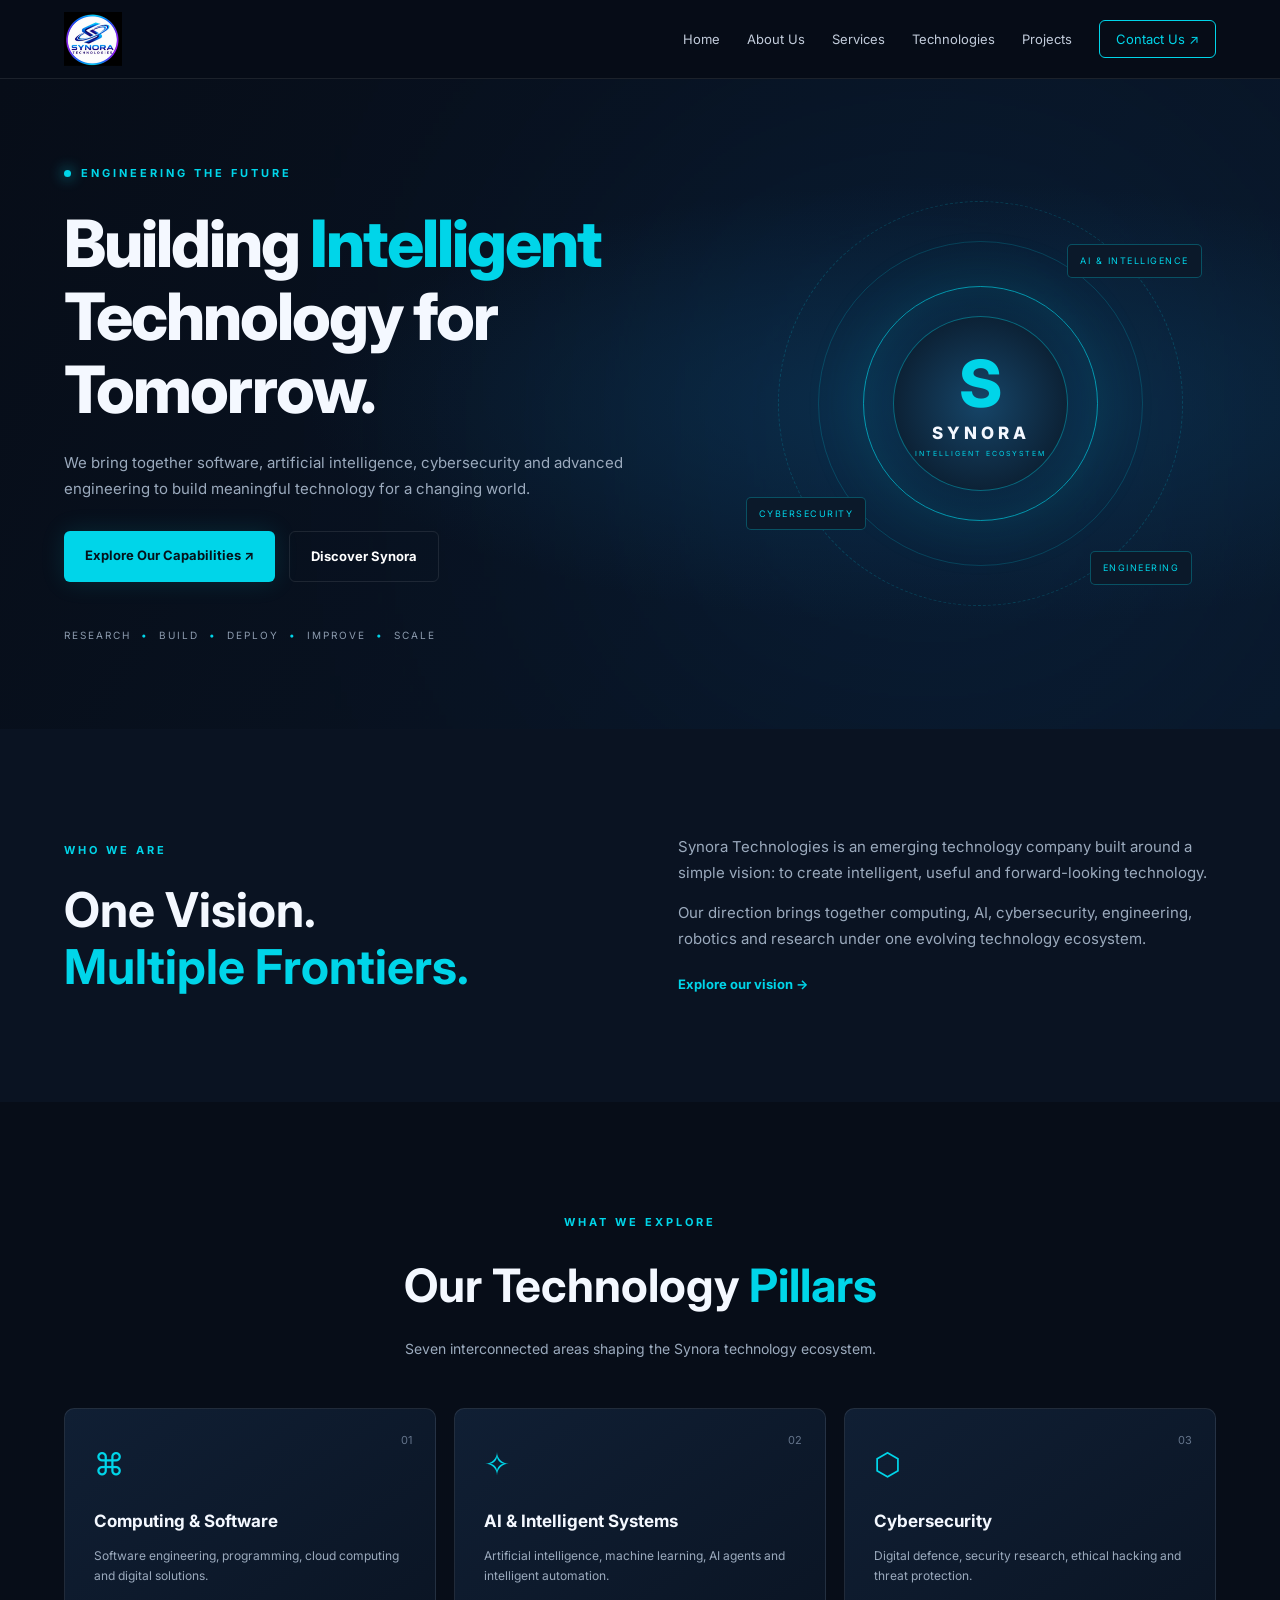
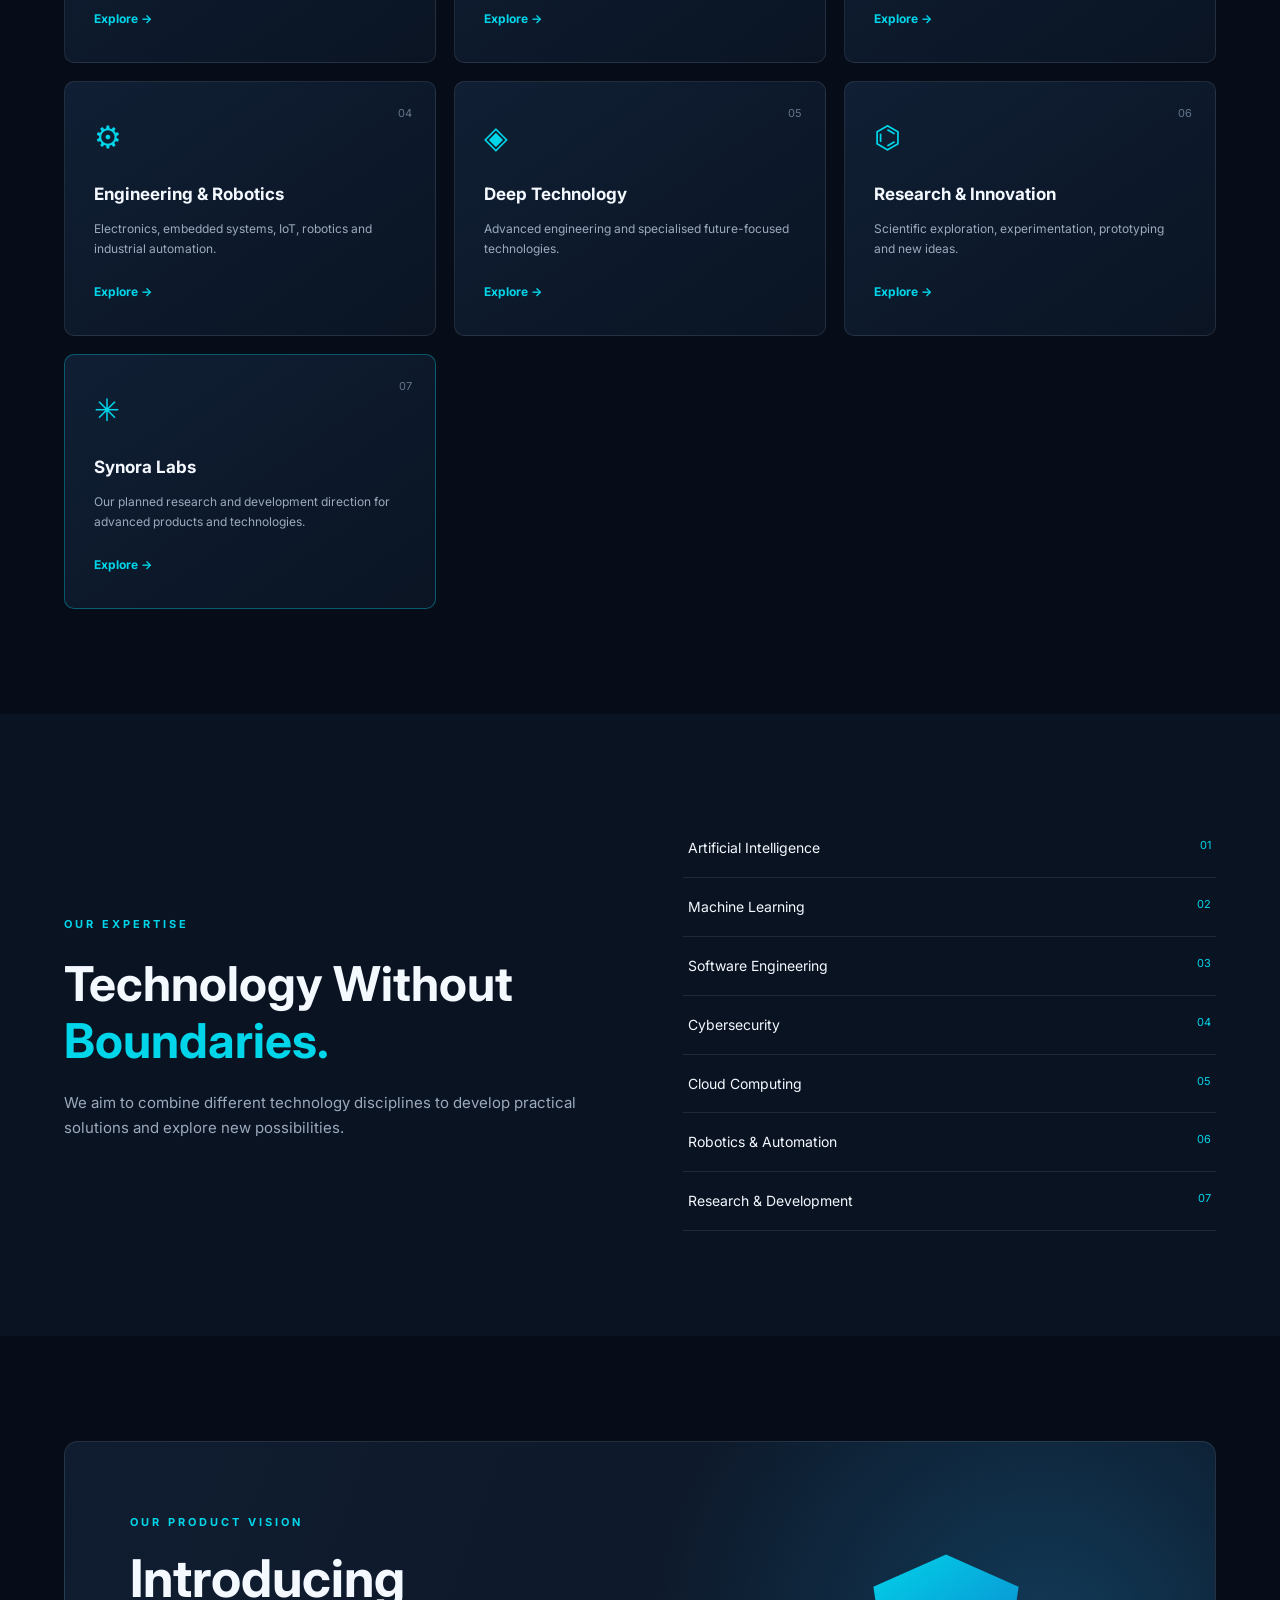
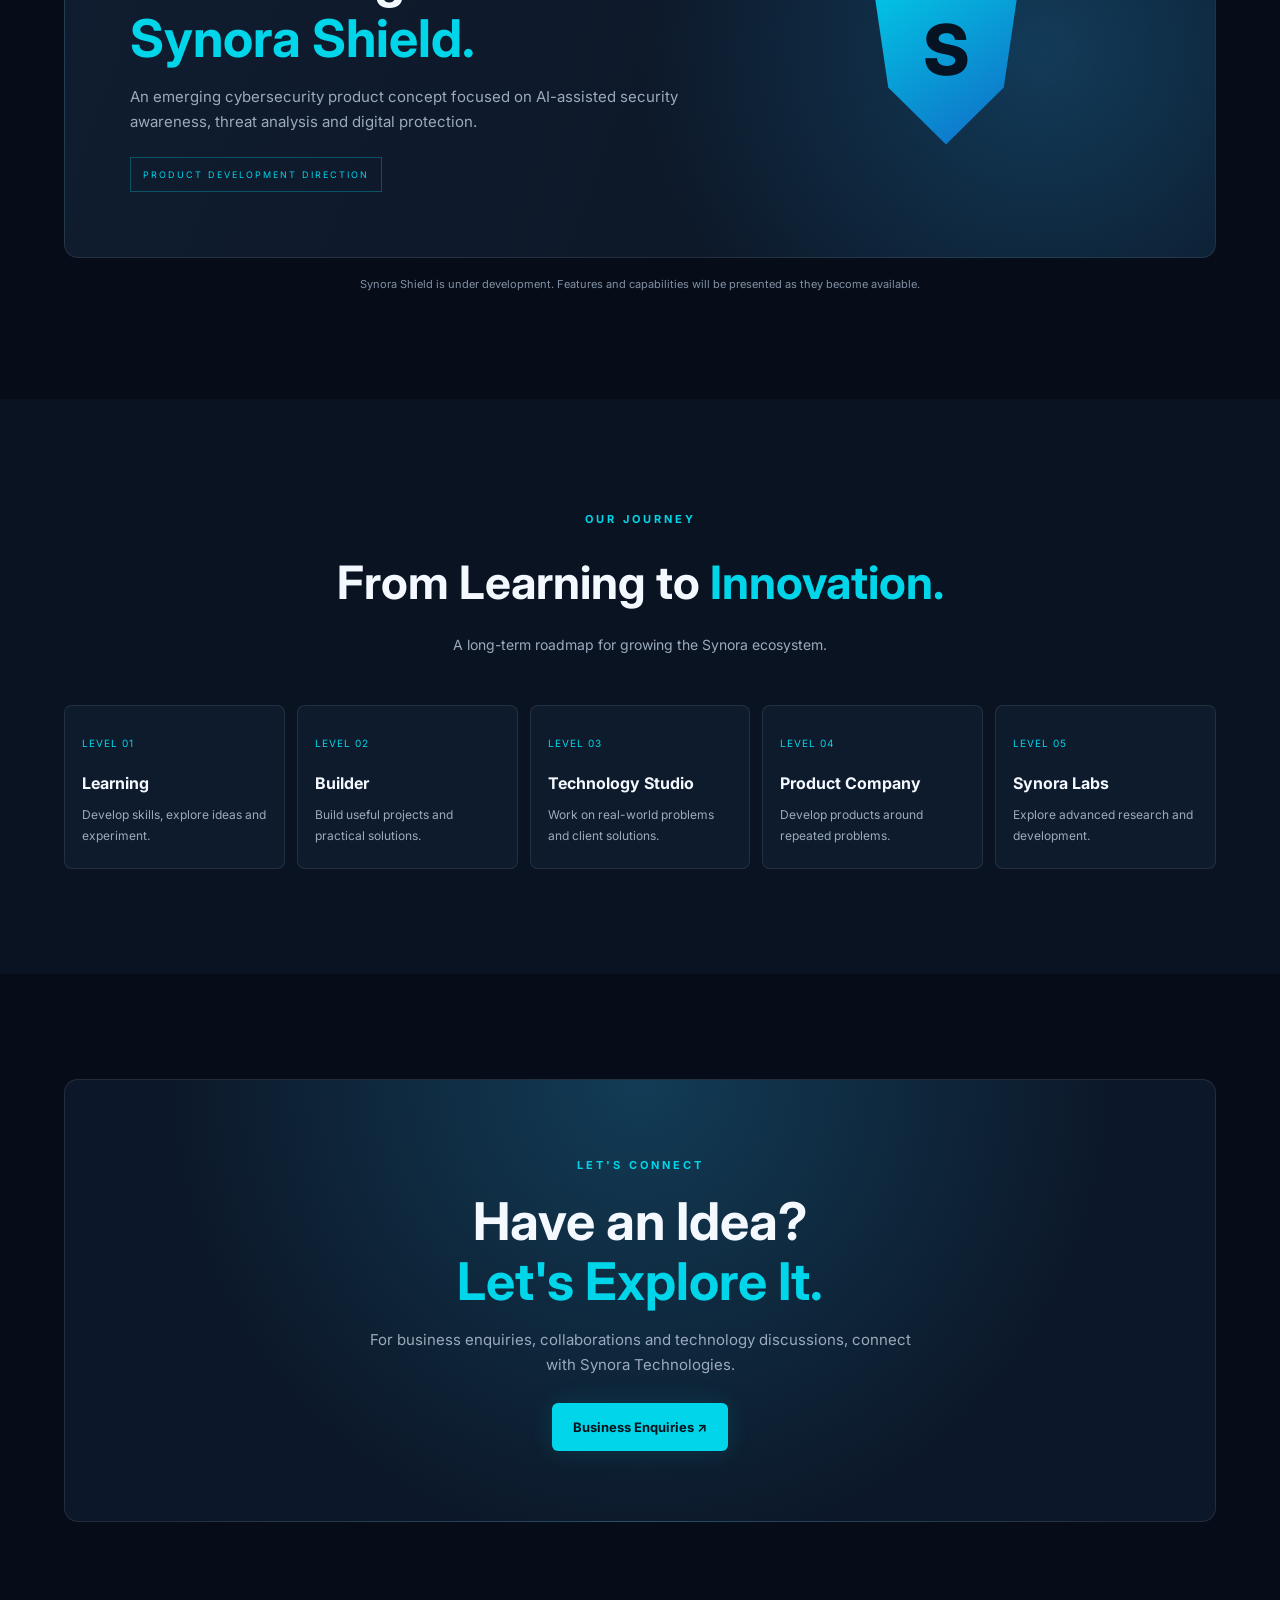
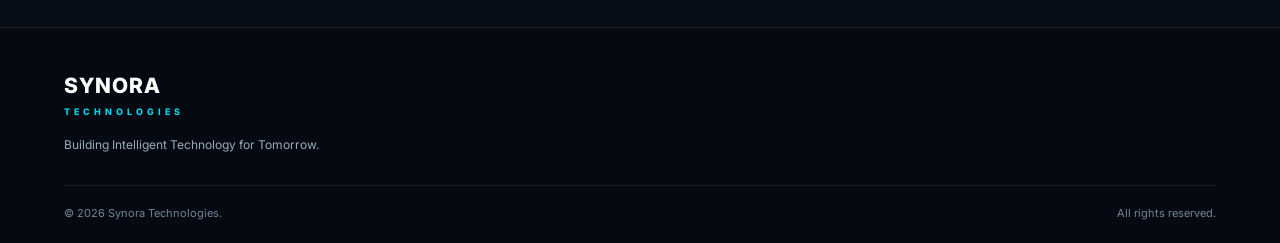
<file: index.html>
<!DOCTYPE html>
<html lang="en">
<head>
    <meta charset="UTF-8">
    <meta name="viewport" content="width=device-width, initial-scale=1.0">

    <title>Synora Technologies | AI, Software & Cybersecurity</title>

    <meta name="description"
        content="Discover Synora Technologies, an emerging technology company exploring software engineering, artificial intelligence, cybersecurity, robotics and advanced technology.">

    <meta name="robots" content="index, follow">
    <meta name="theme-color" content="#07111f">

    <!-- Open Graph: Social Media Sharing -->
    <meta property="og:type" content="website">
    <meta property="og:site_name" content="Synora Technologies">
    <meta property="og:title" content="Synora Technologies | Building Intelligent Technology">
    <meta property="og:description"
        content="Explore Synora Technologies and its evolving ecosystem across AI, software, cybersecurity, engineering and innovation.">

    <!-- Twitter / X Sharing -->
    <meta name="twitter:card" content="summary">
    <meta name="twitter:title" content="Synora Technologies">
    <meta name="twitter:description"
        content="Building Intelligent Technology for Tomorrow.">

    <!-- Google Fonts -->
    <link rel="preconnect" href="https://fonts.googleapis.com">
    <link rel="preconnect" href="https://fonts.gstatic.com" crossorigin>

    <link href="https://fonts.googleapis.com/css2?family=Inter:wght@400;500;600;700;800&display=swap"
        rel="stylesheet">

    <!-- Main CSS -->
    <link rel="stylesheet" href="style.css">
</head>

<body>

    <!-- NAVIGATION -->
    <header class="header">
        <nav class="navbar container">

            <a href="index.html" class="logo">
                <img src="synora.jpeg" alt="Synora Technologies Logo">
            </a>

            <button class="menu-toggle" id="menuToggle"
                aria-label="Toggle navigation" aria-expanded="false">
                ☰
            </button>

            <ul class="nav-links" id="navLinks">
                <li><a href="#home">Home</a></li>
                <li><a href="about.html">About Us</a></li>
                <li><a href="services.html">Services</a></li>
                <li><a href="#technologies">Technologies</a></li>
                <li><a href="projects.html">Projects</a></li>
                <li><a href="contact.html" class="nav-contact">Contact Us ↗</a></li>
            </ul>

        </nav>
    </header>


    <!-- HERO SECTION -->
    <main>

    <section class="hero" id="home">
        <div class="hero-glow"></div>

        <div class="container hero-content">

            <div class="hero-text">

                <div class="eyebrow">
                    <span class="status-dot"></span>
                    ENGINEERING THE FUTURE
                </div>

                <h1>
                    Building <span>Intelligent</span>
                    Technology for Tomorrow.
                </h1>

                <p>
                    We bring together software, artificial intelligence,
                    cybersecurity and advanced engineering to build
                    meaningful technology for a changing world.
                </p>

                <div class="hero-buttons">
                    <a href="#services" class="btn btn-primary">
                        Explore Our Capabilities ↗
                    </a>

                    <a href="#about" class="btn btn-outline">
                        Discover Synora
                    </a>
                </div>

                <div class="hero-note">
                    RESEARCH <span>•</span> BUILD <span>•</span>
                    DEPLOY <span>•</span> IMPROVE <span>•</span> SCALE
                </div>

            </div>

            <div class="hero-visual">
                <div class="orbit orbit-one"></div>
                <div class="orbit orbit-two"></div>

                <div class="core-circle">
                    <div class="core-inner">
                        <span class="core-symbol">S</span>
                        <span class="core-name">SYNORA</span>
                        <span class="core-caption">INTELLIGENT ECOSYSTEM</span>
                    </div>
                </div>

                <div class="floating-label label-one">AI & INTELLIGENCE</div>
                <div class="floating-label label-two">CYBERSECURITY</div>
                <div class="floating-label label-three">ENGINEERING</div>
            </div>

        </div>
    </section>


    <!-- COMPANY INTRODUCTION -->
    <section class="intro section" id="about">
        <div class="container intro-grid">

            <div>
                <span class="section-label">WHO WE ARE</span>
                <h2>One Vision.<br>
                    <span>Multiple Frontiers.</span>
                </h2>
            </div>

            <div class="intro-description">
                <p>
                    Synora Technologies is an emerging technology company
                    built around a simple vision: to create intelligent,
                    useful and forward-looking technology.
                </p>

                <p>
                    Our direction brings together computing, AI,
                    cybersecurity, engineering, robotics and research
                    under one evolving technology ecosystem.
                </p>

                <a href="#roadmap" class="text-link">
                    Explore our vision →
                </a>
            </div>

        </div>
    </section>


    <!-- SERVICES / TECHNOLOGY PILLARS -->
    <section class="services section" id="services">
        <div class="container">

            <div class="section-heading">
                <span class="section-label">WHAT WE EXPLORE</span>
                <h2>Our Technology <span>Pillars</span></h2>
                <p>
                    Seven interconnected areas shaping the Synora
                    technology ecosystem.
                </p>
            </div>

            <div class="service-grid">

                <article class="service-card">
                    <div class="card-number">01</div>
                    <div class="card-icon">⌘</div>
                    <h3>Computing & Software</h3>
                    <p>
                        Software engineering, programming,
                        cloud computing and digital solutions.
                    </p>
                    <a href="#technologies">Explore →</a>
                </article>

                <article class="service-card">
                    <div class="card-number">02</div>
                    <div class="card-icon">✧</div>
                    <h3>AI & Intelligent Systems</h3>
                    <p>
                        Artificial intelligence, machine learning,
                        AI agents and intelligent automation.
                    </p>
                    <a href="#technologies">Explore →</a>
                </article>

                <article class="service-card">
                    <div class="card-number">03</div>
                    <div class="card-icon">⬡</div>
                    <h3>Cybersecurity</h3>
                    <p>
                        Digital defence, security research,
                        ethical hacking and threat protection.
                    </p>
                    <a href="#technologies">Explore →</a>
                </article>

                <article class="service-card">
                    <div class="card-number">04</div>
                    <div class="card-icon">⚙</div>
                    <h3>Engineering & Robotics</h3>
                    <p>
                        Electronics, embedded systems, IoT,
                        robotics and industrial automation.
                    </p>
                    <a href="#technologies">Explore →</a>
                </article>

                <article class="service-card">
                    <div class="card-number">05</div>
                    <div class="card-icon">◈</div>
                    <h3>Deep Technology</h3>
                    <p>
                        Advanced engineering and specialised
                        future-focused technologies.
                    </p>
                    <a href="#technologies">Explore →</a>
                </article>

                <article class="service-card">
                    <div class="card-number">06</div>
                    <div class="card-icon">⌬</div>
                    <h3>Research & Innovation</h3>
                    <p>
                        Scientific exploration, experimentation,
                        prototyping and new ideas.
                    </p>
                    <a href="#projects">Explore →</a>
                </article>

                <article class="service-card featured-card">
                    <div class="card-number">07</div>
                    <div class="card-icon">✳</div>
                    <h3>Synora Labs</h3>
                    <p>
                        Our planned research and development
                        direction for advanced products and technologies.
                    </p>
                    <a href="#roadmap">Explore →</a>
                </article>

            </div>
        </div>
    </section>


    <!-- TECHNOLOGIES -->
    <section class="technologies section" id="technologies">
        <div class="container tech-grid">

            <div>
                <span class="section-label">OUR EXPERTISE</span>
                <h2>Technology Without <span>Boundaries.</span></h2>
                <p class="tech-description">
                    We aim to combine different technology disciplines
                    to develop practical solutions and explore new
                    possibilities.
                </p>
            </div>

            <div class="tech-list">
                <div>Artificial Intelligence <span>01</span></div>
                <div>Machine Learning <span>02</span></div>
                <div>Software Engineering <span>03</span></div>
                <div>Cybersecurity <span>04</span></div>
                <div>Cloud Computing <span>05</span></div>
                <div>Robotics & Automation <span>06</span></div>
                <div>Research & Development <span>07</span></div>
            </div>

        </div>
    </section>


    <!-- FEATURED PROJECT -->
    <section class="project section" id="projects">
        <div class="container">

            <div class="project-panel">
                <div class="project-content">
                    <span class="section-label">OUR PRODUCT VISION</span>

                    <h2>Introducing<br>
                        <span>Synora Shield.</span>
                    </h2>

                    <p>
                        An emerging cybersecurity product concept
                        focused on AI-assisted security awareness,
                        threat analysis and digital protection.
                    </p>

                    <span class="project-status">
                        PRODUCT DEVELOPMENT DIRECTION
                    </span>
                </div>

                <div class="shield-visual">
                    <div class="shield-shape">S</div>
                </div>
            </div>

            <p class="project-disclaimer">
                Synora Shield is under development. Features and
                capabilities will be presented as they become available.
            </p>

        </div>
    </section>


    <!-- ROADMAP -->
    <section class="roadmap section" id="roadmap">
        <div class="container">

            <div class="section-heading">
                <span class="section-label">OUR JOURNEY</span>
                <h2>From Learning to <span>Innovation.</span></h2>
                <p>
                    A long-term roadmap for growing the Synora ecosystem.
                </p>
            </div>

            <div class="roadmap-grid">

                <div class="roadmap-card">
                    <span>LEVEL 01</span>
                    <h3>Learning</h3>
                    <p>Develop skills, explore ideas and experiment.</p>
                </div>

                <div class="roadmap-card">
                    <span>LEVEL 02</span>
                    <h3>Builder</h3>
                    <p>Build useful projects and practical solutions.</p>
                </div>

                <div class="roadmap-card">
                    <span>LEVEL 03</span>
                    <h3>Technology Studio</h3>
                    <p>Work on real-world problems and client solutions.</p>
                </div>

                <div class="roadmap-card">
                    <span>LEVEL 04</span>
                    <h3>Product Company</h3>
                    <p>Develop products around repeated problems.</p>
                </div>

                <div class="roadmap-card">
                    <span>LEVEL 05</span>
                    <h3>Synora Labs</h3>
                    <p>Explore advanced research and development.</p>
                </div>

            </div>
        </div>
    </section>


    <!-- CONTACT CTA -->
    <section class="contact section" id="contact">
        <div class="container contact-panel">

            <span class="section-label">LET'S CONNECT</span>

            <h2>Have an Idea?<br>
                <span>Let's Explore It.</span>
            </h2>

            <p>
                For business enquiries, collaborations and
                technology discussions, connect with Synora Technologies.
            </p>

            <a href="mailto:synoratechnologies1@gmail.com"
                class="btn btn-primary">
                Business Enquiries ↗
            </a>

        </div>
    </section>

    </main>


    <!-- FOOTER -->
    <footer class="footer">
        <div class="container footer-content">

            <a href="#home" class="logo">
                SYNORA<span>TECHNOLOGIES</span>
            </a>

            <p>Building Intelligent Technology for Tomorrow.</p>

            <div class="footer-bottom">
                <span>© <span id="year"></span> Synora Technologies.</span>
                <span>All rights reserved.</span>
            </div>

        </div>
    </footer>

    <!-- Main JavaScript -->
    <script src="script.js"></script>

</body>
</html>
</file>
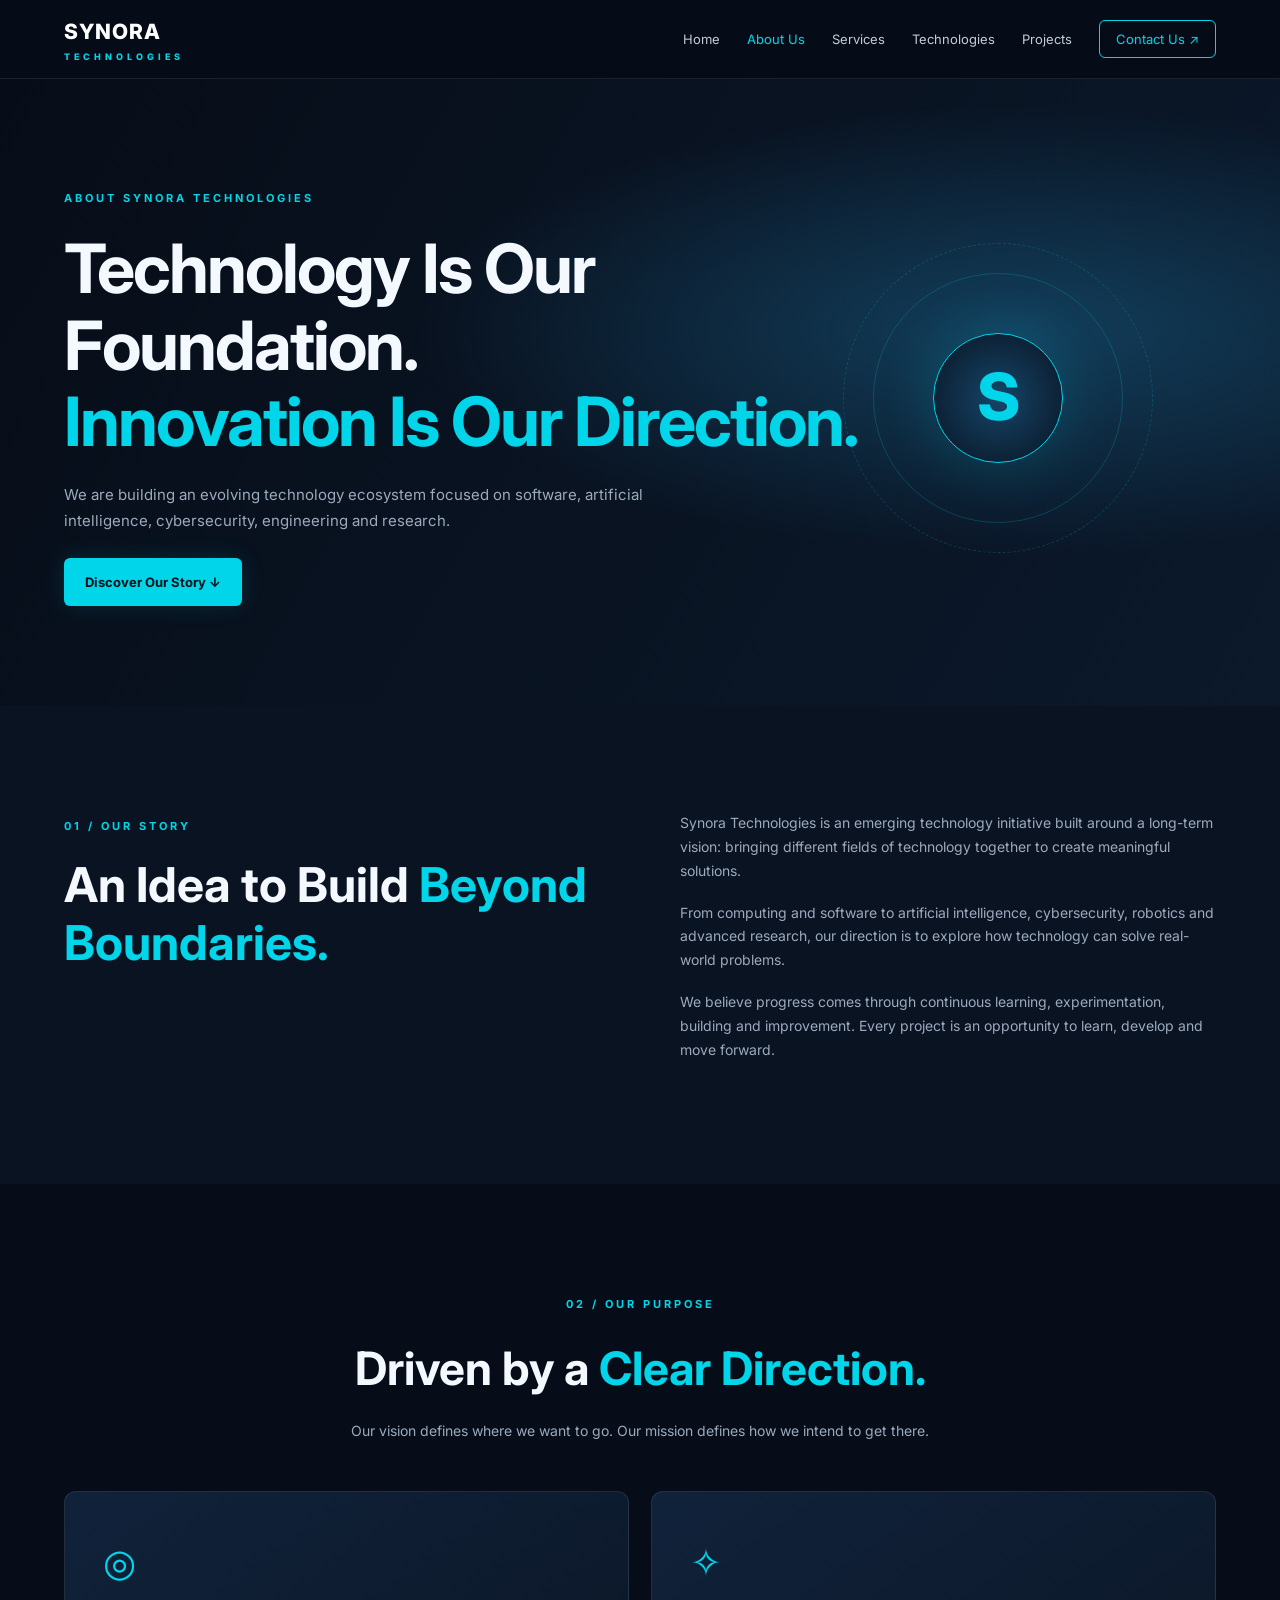
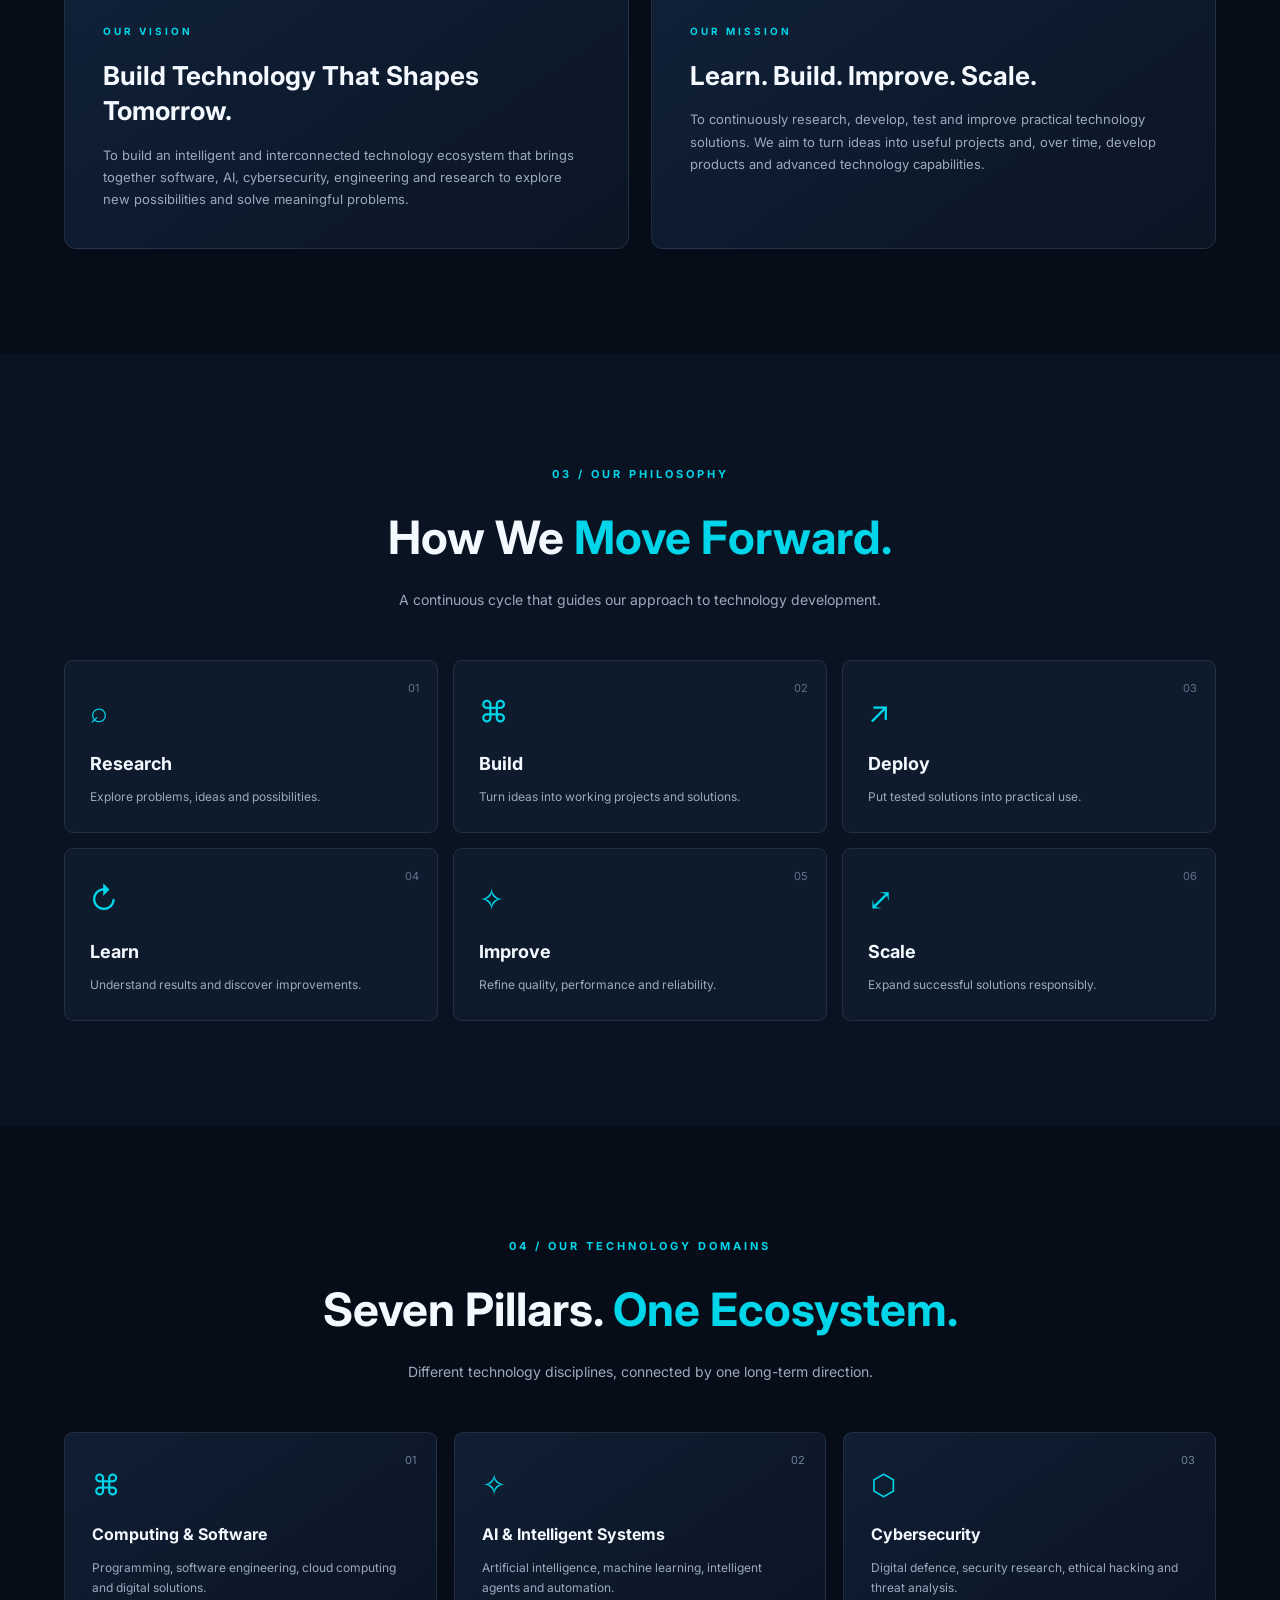
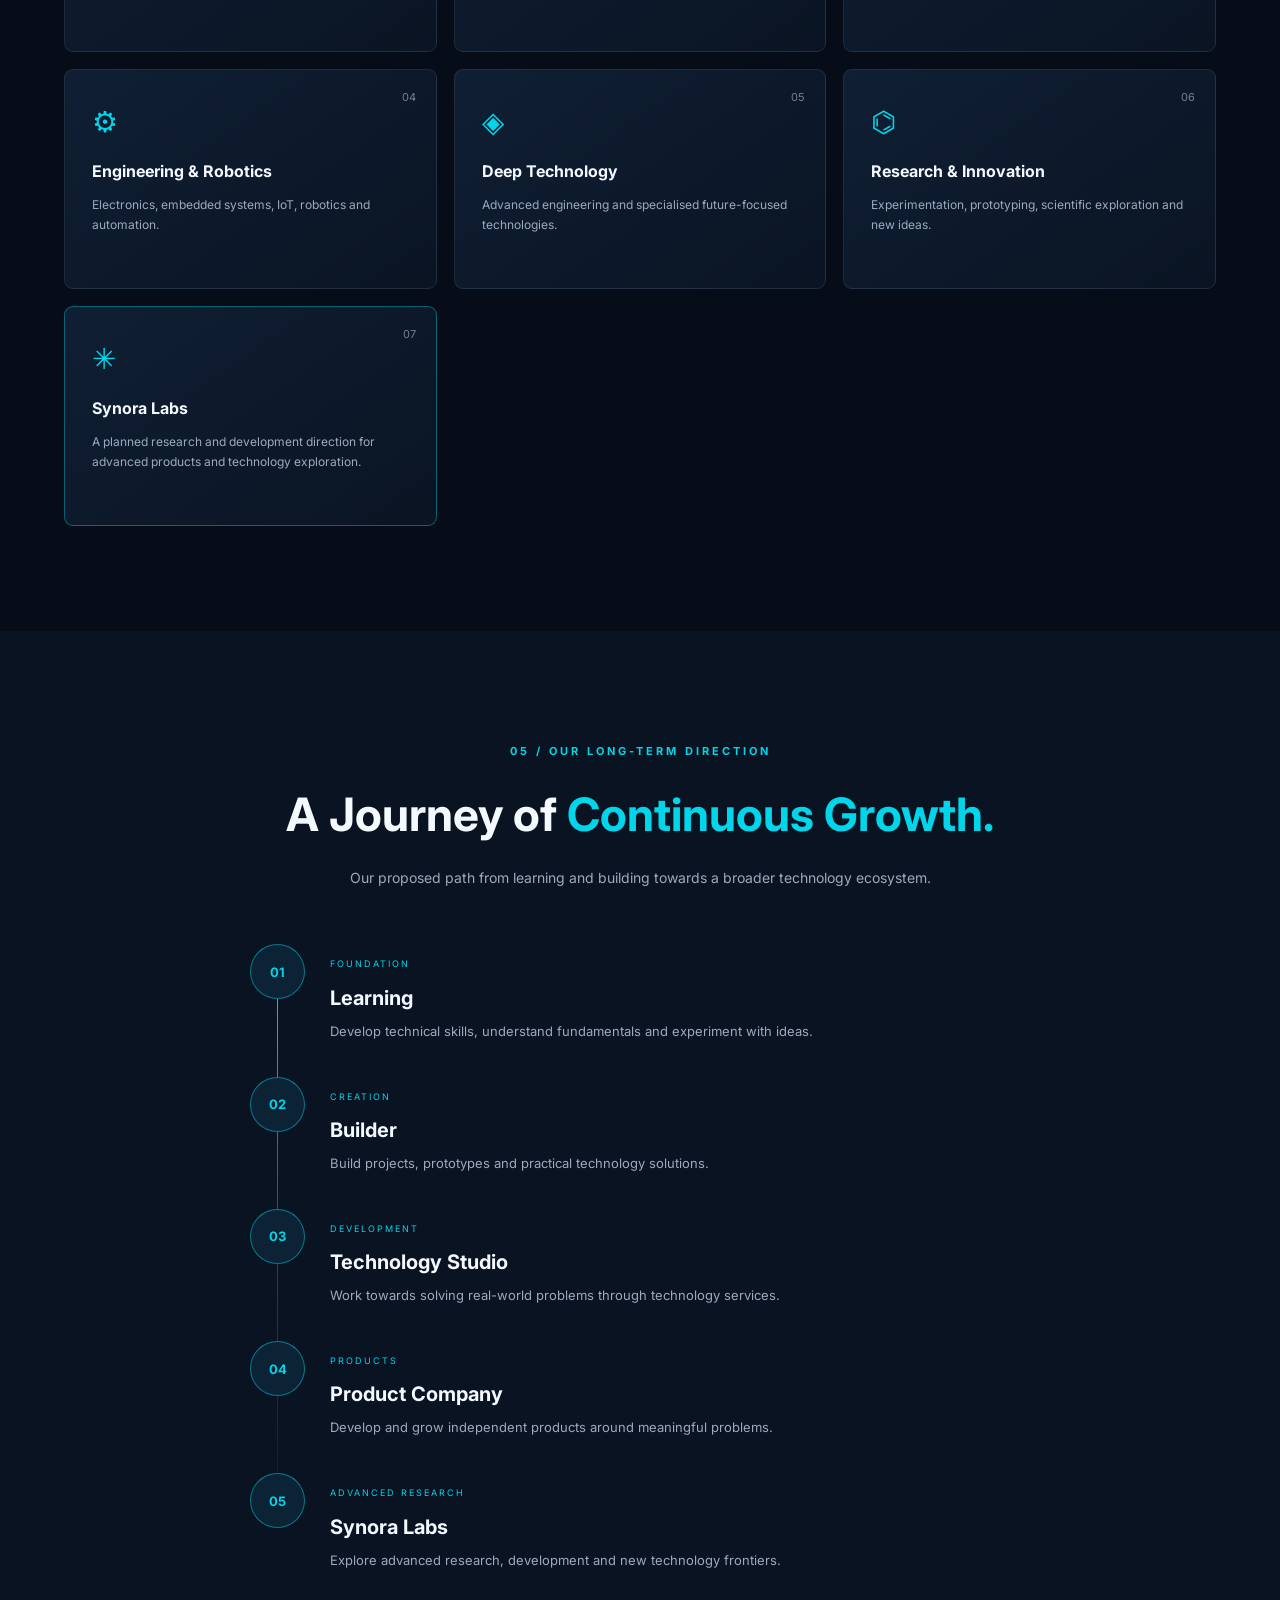
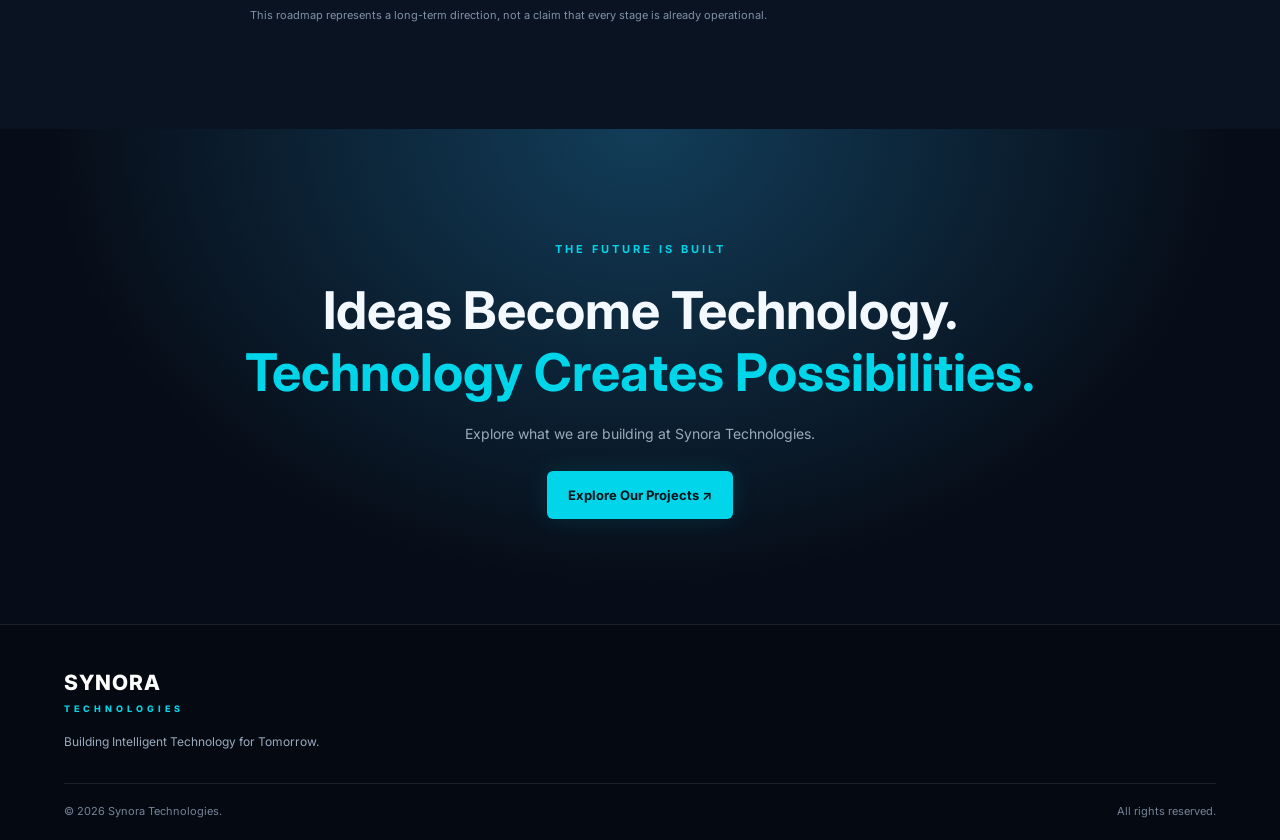
<file: about.html>
<!DOCTYPE html>
<html lang="en">
<head>
    <meta charset="UTF-8">
    <meta name="viewport" content="width=device-width, initial-scale=1.0">

    <!-- SEO -->
    <title>About Synora Technologies | Our Vision & Mission</title>

    <meta name="description"
        content="Learn about Synora Technologies, our vision, mission, technology philosophy and long-term direction across software, AI, cybersecurity, engineering and research.">

    <meta name="robots" content="index, follow">
    <meta name="theme-color" content="#07111f">

    <!-- Open Graph -->
    <meta property="og:type" content="website">
    <meta property="og:site_name" content="Synora Technologies">
    <meta property="og:title" content="About Synora Technologies | Our Vision & Mission">
    <meta property="og:description"
        content="Discover the vision, mission and technology direction of Synora Technologies.">

    <!-- Twitter / X -->
    <meta name="twitter:card" content="summary">
    <meta name="twitter:title" content="About Synora Technologies">
    <meta name="twitter:description"
        content="Discover our vision, mission and long-term technology direction.">

    <!-- Google Fonts -->
    <link rel="preconnect" href="https://fonts.googleapis.com">
    <link rel="preconnect" href="https://fonts.gstatic.com" crossorigin>

    <link href="https://fonts.googleapis.com/css2?family=Inter:wght@400;500;600;700;800&display=swap"
        rel="stylesheet">

    <!-- Main CSS -->
    <link rel="stylesheet" href="style.css">
</head>

<body>

    <!-- HEADER -->
    <header class="header">
        <nav class="navbar container">

            <a href="index.html" class="logo">
                SYNORA<span>TECHNOLOGIES</span>
            </a>

            <button class="menu-toggle" id="menuToggle"
                aria-label="Toggle navigation" aria-expanded="false">
                ☰
            </button>

            <ul class="nav-links" id="navLinks">
                <li><a href="index.html#home">Home</a></li>

                <li>
                    <a href="about.html" class="active-link" aria-current="page">
                        About Us
                    </a>
                </li>

                <li><a href="services.html">Services</a></li>
                <li><a href="index.html#technologies">Technologies</a></li>
                <li><a href="index.html#projects">Projects</a></li>

                <li>
                    <a href="index.html#contact" class="nav-contact">
                        Contact Us ↗
                    </a>
                </li>
            </ul>

        </nav>
    </header>


    <main>

        <!-- ABOUT HERO -->
        <section class="about-hero">
            <div class="container about-hero-content">

                <span class="section-label">ABOUT SYNORA TECHNOLOGIES</span>

                <h1>
                    Technology Is Our Foundation.
                    <span>Innovation Is Our Direction.</span>
                </h1>

                <p>
                    We are building an evolving technology ecosystem
                    focused on software, artificial intelligence,
                    cybersecurity, engineering and research.
                </p>

                <a href="#our-story" class="btn btn-primary">
                    Discover Our Story ↓
                </a>

                <div class="about-hero-decoration">
                    <div class="about-orbit orbit-a"></div>
                    <div class="about-orbit orbit-b"></div>
                    <div class="about-orbit-core">S</div>
                </div>

            </div>
        </section>


        <!-- OUR STORY -->
        <section class="section about-story" id="our-story">
            <div class="container story-grid">

                <div class="story-heading">

                    <span class="section-label">01 / OUR STORY</span>

                    <h2>
                        An Idea to Build
                        <span>Beyond Boundaries.</span>
                    </h2>

                </div>

                <div class="story-content">

                    <p>
                        Synora Technologies is an emerging technology
                        initiative built around a long-term vision:
                        bringing different fields of technology together
                        to create meaningful solutions.
                    </p>

                    <p>
                        From computing and software to artificial
                        intelligence, cybersecurity, robotics and
                        advanced research, our direction is to explore
                        how technology can solve real-world problems.
                    </p>

                    <p>
                        We believe progress comes through continuous
                        learning, experimentation, building and improvement.
                        Every project is an opportunity to learn,
                        develop and move forward.
                    </p>

                </div>

            </div>
        </section>


        <!-- VISION AND MISSION -->
        <section class="section vision-mission">
            <div class="container">

                <div class="section-heading">

                    <span class="section-label">02 / OUR PURPOSE</span>

                    <h2>Driven by a <span>Clear Direction.</span></h2>

                    <p>
                        Our vision defines where we want to go.
                        Our mission defines how we intend to get there.
                    </p>

                </div>

                <div class="purpose-grid">

                    <article class="purpose-card vision-card">

                        <div class="purpose-icon">◎</div>

                        <span>OUR VISION</span>

                        <h3>
                            Build Technology
                            That Shapes Tomorrow.
                        </h3>

                        <p>
                            To build an intelligent and interconnected
                            technology ecosystem that brings together
                            software, AI, cybersecurity, engineering
                            and research to explore new possibilities
                            and solve meaningful problems.
                        </p>

                    </article>


                    <article class="purpose-card mission-card">

                        <div class="purpose-icon">✧</div>

                        <span>OUR MISSION</span>

                        <h3>
                            Learn. Build.
                            Improve. Scale.
                        </h3>

                        <p>
                            To continuously research, develop, test
                            and improve practical technology solutions.
                            We aim to turn ideas into useful projects
                            and, over time, develop products and
                            advanced technology capabilities.
                        </p>

                    </article>

                </div>
            </div>
        </section>


        <!-- CORE PHILOSOPHY -->
        <section class="section philosophy">
            <div class="container">

                <div class="section-heading">

                    <span class="section-label">03 / OUR PHILOSOPHY</span>

                    <h2>How We <span>Move Forward.</span></h2>

                    <p>
                        A continuous cycle that guides our approach
                        to technology development.
                    </p>

                </div>

                <div class="philosophy-grid">

                    <div class="philosophy-item">
                        <span>01</span>
                        <div class="philosophy-symbol">⌕</div>
                        <h3>Research</h3>
                        <p>Explore problems, ideas and possibilities.</p>
                    </div>

                    <div class="philosophy-item">
                        <span>02</span>
                        <div class="philosophy-symbol">⌘</div>
                        <h3>Build</h3>
                        <p>Turn ideas into working projects and solutions.</p>
                    </div>

                    <div class="philosophy-item">
                        <span>03</span>
                        <div class="philosophy-symbol">↗</div>
                        <h3>Deploy</h3>
                        <p>Put tested solutions into practical use.</p>
                    </div>

                    <div class="philosophy-item">
                        <span>04</span>
                        <div class="philosophy-symbol">↻</div>
                        <h3>Learn</h3>
                        <p>Understand results and discover improvements.</p>
                    </div>

                    <div class="philosophy-item">
                        <span>05</span>
                        <div class="philosophy-symbol">✧</div>
                        <h3>Improve</h3>
                        <p>Refine quality, performance and reliability.</p>
                    </div>

                    <div class="philosophy-item">
                        <span>06</span>
                        <div class="philosophy-symbol">⤢</div>
                        <h3>Scale</h3>
                        <p>Expand successful solutions responsibly.</p>
                    </div>

                </div>
            </div>
        </section>


        <!-- TECHNOLOGY DOMAINS -->
        <section class="section about-domains">
            <div class="container">

                <div class="section-heading">

                    <span class="section-label">04 / OUR TECHNOLOGY DOMAINS</span>

                    <h2>Seven Pillars. <span>One Ecosystem.</span></h2>

                    <p>
                        Different technology disciplines,
                        connected by one long-term direction.
                    </p>

                </div>

                <div class="domain-grid">

                    <article class="domain-card">
                        <span>01</span>
                        <div>⌘</div>
                        <h3>Computing & Software</h3>
                        <p>
                            Programming, software engineering,
                            cloud computing and digital solutions.
                        </p>
                    </article>

                    <article class="domain-card">
                        <span>02</span>
                        <div>✧</div>
                        <h3>AI & Intelligent Systems</h3>
                        <p>
                            Artificial intelligence, machine learning,
                            intelligent agents and automation.
                        </p>
                    </article>

                    <article class="domain-card">
                        <span>03</span>
                        <div>⬡</div>
                        <h3>Cybersecurity</h3>
                        <p>
                            Digital defence, security research,
                            ethical hacking and threat analysis.
                        </p>
                    </article>

                    <article class="domain-card">
                        <span>04</span>
                        <div>⚙</div>
                        <h3>Engineering & Robotics</h3>
                        <p>
                            Electronics, embedded systems,
                            IoT, robotics and automation.
                        </p>
                    </article>

                    <article class="domain-card">
                        <span>05</span>
                        <div>◈</div>
                        <h3>Deep Technology</h3>
                        <p>
                            Advanced engineering and specialised
                            future-focused technologies.
                        </p>
                    </article>

                    <article class="domain-card">
                        <span>06</span>
                        <div>⌬</div>
                        <h3>Research & Innovation</h3>
                        <p>
                            Experimentation, prototyping,
                            scientific exploration and new ideas.
                        </p>
                    </article>

                    <article class="domain-card domain-featured">
                        <span>07</span>
                        <div>✳</div>
                        <h3>Synora Labs</h3>
                        <p>
                            A planned research and development
                            direction for advanced products
                            and technology exploration.
                        </p>
                    </article>

                </div>

            </div>
        </section>


        <!-- LONG TERM ROADMAP -->
        <section class="section about-roadmap">
            <div class="container">

                <div class="section-heading">

                    <span class="section-label">05 / OUR LONG-TERM DIRECTION</span>

                    <h2>A Journey of <span>Continuous Growth.</span></h2>

                    <p>
                        Our proposed path from learning and building
                        towards a broader technology ecosystem.
                    </p>

                </div>

                <div class="about-timeline">

                    <div class="timeline-item">
                        <div class="timeline-marker">01</div>
                        <div class="timeline-content">
                            <span>FOUNDATION</span>
                            <h3>Learning</h3>
                            <p>
                                Develop technical skills, understand
                                fundamentals and experiment with ideas.
                            </p>
                        </div>
                    </div>

                    <div class="timeline-item">
                        <div class="timeline-marker">02</div>
                        <div class="timeline-content">
                            <span>CREATION</span>
                            <h3>Builder</h3>
                            <p>
                                Build projects, prototypes and
                                practical technology solutions.
                            </p>
                        </div>
                    </div>

                    <div class="timeline-item">
                        <div class="timeline-marker">03</div>
                        <div class="timeline-content">
                            <span>DEVELOPMENT</span>
                            <h3>Technology Studio</h3>
                            <p>
                                Work towards solving real-world
                                problems through technology services.
                            </p>
                        </div>
                    </div>

                    <div class="timeline-item">
                        <div class="timeline-marker">04</div>
                        <div class="timeline-content">
                            <span>PRODUCTS</span>
                            <h3>Product Company</h3>
                            <p>
                                Develop and grow independent products
                                around meaningful problems.
                            </p>
                        </div>
                    </div>

                    <div class="timeline-item">
                        <div class="timeline-marker">05</div>
                        <div class="timeline-content">
                            <span>ADVANCED RESEARCH</span>
                            <h3>Synora Labs</h3>
                            <p>
                                Explore advanced research, development
                                and new technology frontiers.
                            </p>
                        </div>
                    </div>

                </div>

                <p class="roadmap-disclaimer">
                    This roadmap represents a long-term direction,
                    not a claim that every stage is already operational.
                </p>

            </div>
        </section>


        <!-- CLOSING CTA -->
        <section class="section about-cta">
            <div class="container">

                <span class="section-label">THE FUTURE IS BUILT</span>

                <h2>
                    Ideas Become Technology.
                    <span>Technology Creates Possibilities.</span>
                </h2>

                <p>
                    Explore what we are building at Synora Technologies.
                </p>

                <a href="index.html#projects" class="btn btn-primary">
                    Explore Our Projects ↗
                </a>

            </div>
        </section>

    </main>


    <!-- FOOTER -->
    <footer class="footer">
        <div class="container footer-content">

            <a href="index.html" class="logo">
                SYNORA<span>TECHNOLOGIES</span>
            </a>

            <p>Building Intelligent Technology for Tomorrow.</p>

            <div class="footer-bottom">
                <span>© <span id="year"></span> Synora Technologies.</span>
                <span>All rights reserved.</span>
            </div>

        </div>
    </footer>

    <!-- Main JavaScript -->
    <script src="script.js"></script>

</body>
</html>
</file>
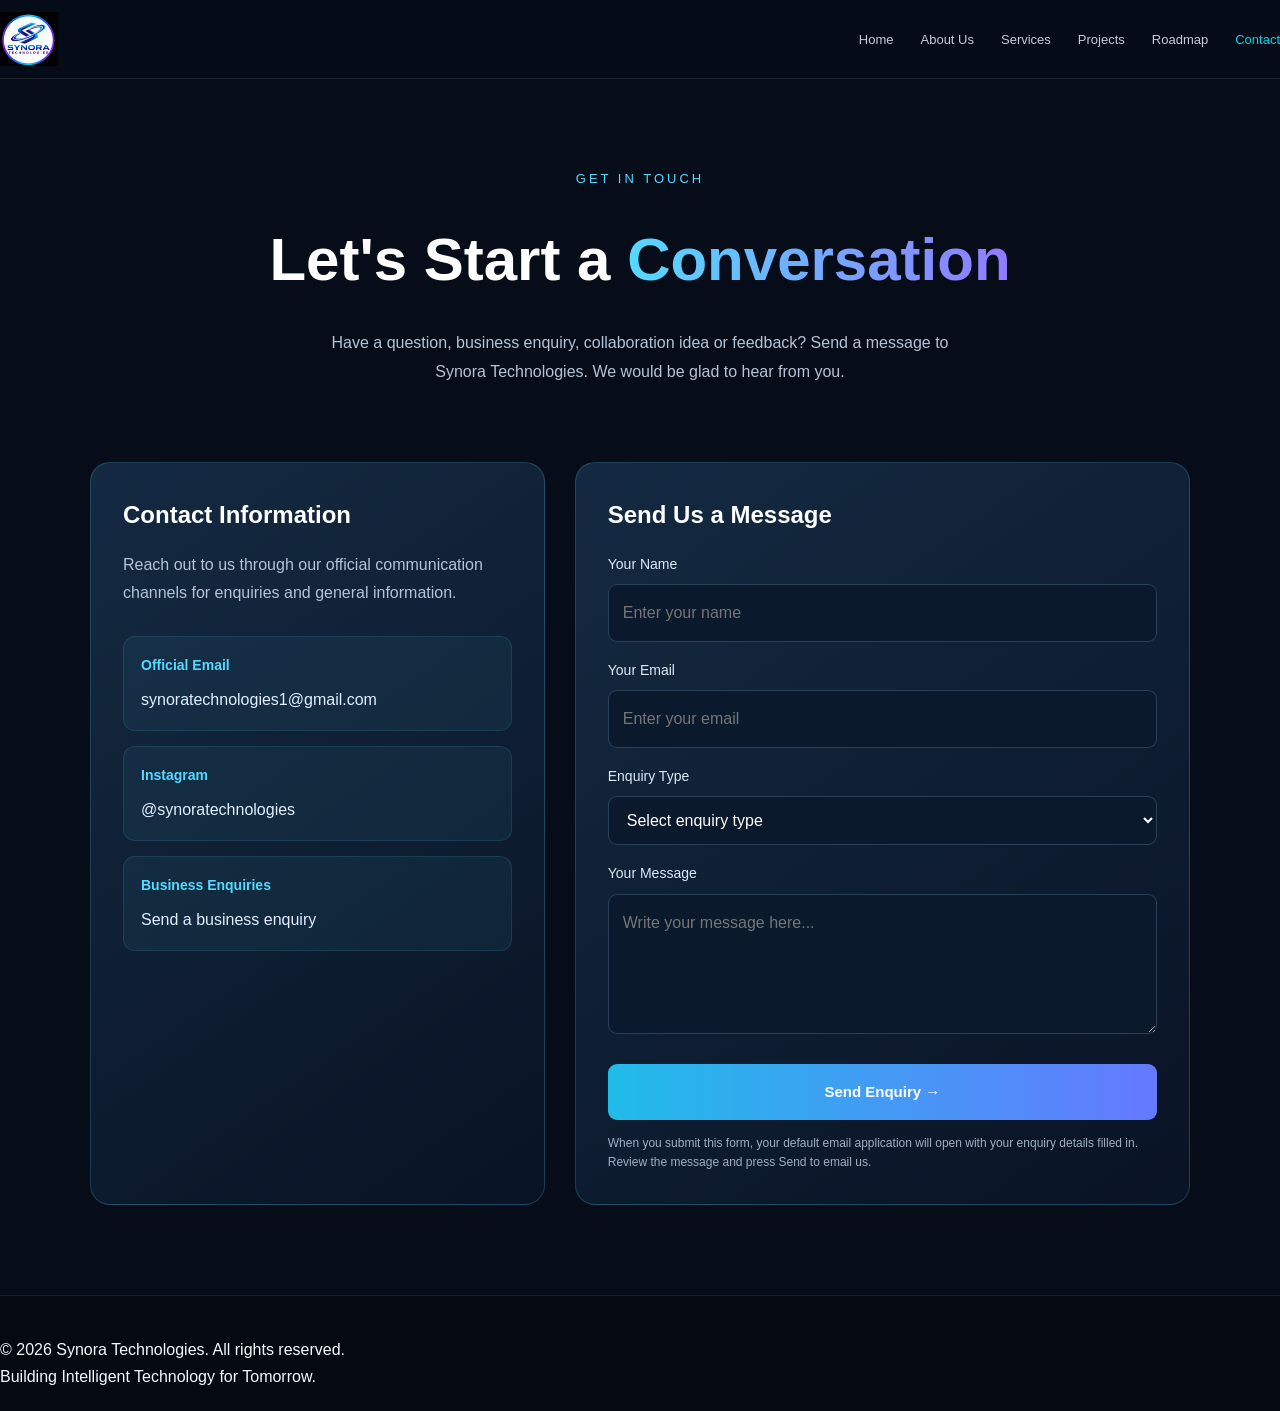
<file: contact.html>
<!DOCTYPE html>
<html lang="en">
<head>
    <meta charset="UTF-8">
    <meta name="viewport" content="width=device-width, initial-scale=1.0">

    <title>Contact Synora Technologies | Business & General Enquiries</title>

    <meta name="description"
        content="Get in touch with Synora Technologies for business enquiries, collaborations, project discussions and general questions.">

    <meta name="robots" content="index, follow">
    <meta name="theme-color" content="#091324">

    <meta property="og:type" content="website">
    <meta property="og:title" content="Contact Us | Synora Technologies">
    <meta property="og:description"
        content="Contact Synora Technologies for business enquiries, collaborations and general questions.">

    <meta name="twitter:card" content="summary">
    <meta name="twitter:title" content="Contact | Synora Technologies">
    <meta name="twitter:description"
        content="Get in touch with Synora Technologies for enquiries and collaborations.">

    <link rel="stylesheet" href="style.css">

    <style>
        .contact-hero {
            text-align: center;
            padding: 85px 7% 45px;
        }

        .contact-hero span {
            color: #55d9ff;
            text-transform: uppercase;
            letter-spacing: 3px;
            font-size: 13px;
        }

        .contact-hero h1 {
            color: white;
            font-size: clamp(38px, 6vw, 60px);
            margin: 18px 0;
        }

        .contact-hero h1 strong {
            background: linear-gradient(90deg, #55d9ff, #927aff);
            -webkit-background-clip: text;
            background-clip: text;
            color: transparent;
        }

        .contact-hero p {
            color: #b4c3d5;
            max-width: 650px;
            margin: auto;
            line-height: 1.8;
        }

        .contact-container {
            width: 88%;
            max-width: 1100px;
            margin: 30px auto 90px;
            display: grid;
            grid-template-columns: 0.85fr 1.15fr;
            gap: 30px;
        }

        .contact-info,
        .contact-form {
            padding: 32px;
            border: 1px solid rgba(85,217,255,.2);
            border-radius: 20px;
            background: linear-gradient(145deg, #142a42, #091324);
        }

        .contact-info h2,
        .contact-form h2 {
            color: white;
            margin: 0 0 15px;
        }

        .contact-info > p {
            color: #b4c3d5;
            line-height: 1.8;
            margin-bottom: 28px;
        }

        .contact-detail {
            padding: 17px;
            margin-top: 15px;
            border-radius: 12px;
            background: rgba(85,217,255,.06);
            border: 1px solid rgba(85,217,255,.12);
        }

        .contact-detail h3 {
            color: #55d9ff;
            font-size: 14px;
            margin: 0 0 8px;
        }

        .contact-detail a {
            color: #e3efff;
            text-decoration: none;
            overflow-wrap: anywhere;
        }

        .contact-detail a:hover {
            color: #55d9ff;
        }

        .contact-form label {
            display: block;
            color: #dce9f7;
            margin: 17px 0 8px;
            font-size: 14px;
        }

        .contact-form input,
        .contact-form select,
        .contact-form textarea {
            width: 100%;
            padding: 14px;
            border-radius: 9px;
            border: 1px solid rgba(130,180,220,.25);
            background: #0a192b;
            color: white;
            font: inherit;
            outline: none;
        }

        .contact-form input:focus,
        .contact-form select:focus,
        .contact-form textarea:focus {
            border-color: #55d9ff;
        }

        .contact-form textarea {
            min-height: 140px;
            resize: vertical;
        }

        .contact-form button {
            width: 100%;
            margin-top: 22px;
            padding: 15px;
            border: none;
            border-radius: 9px;
            background: linear-gradient(90deg, #20bce9, #6579ff);
            color: white;
            font-size: 15px;
            font-weight: 700;
            cursor: pointer;
        }

        .contact-form button:hover {
            opacity: .9;
        }

        .form-note {
            color: #9eafc2;
            font-size: 12px;
            line-height: 1.6;
            margin-top: 14px;
        }

        @media(max-width: 768px) {
            .contact-container {
                grid-template-columns: 1fr;
            }

            .contact-info,
            .contact-form {
                padding: 24px;
            }
        }
    </style>
</head>

<body>

    <!-- NAVBAR -->
    <header class="header">
        <nav class="navbar">

            <a href="index.html" class="logo">
                <img src="synora.jpeg" alt="Synora Technologies Logo">
            </a>

            <ul class="nav-links">
                <li><a href="index.html">Home</a></li>
                <li><a href="about.html">About Us</a></li>
                <li><a href="services.html">Services</a></li>
                <li><a href="projects.html">Projects</a></li>
                <li><a href="index.html#roadmap">Roadmap</a></li>
                <li>
                    <a href="contact.html"
                       class="active-link"
                       aria-current="page">Contact</a>
                </li>
            </ul>

            <button class="menu-toggle" aria-label="Toggle navigation">
                <span></span>
                <span></span>
                <span></span>
            </button>

        </nav>
    </header>

    <main>

        <!-- HERO -->
        <section class="contact-hero">

            <span>Get In Touch</span>

            <h1>Let's Start a <strong>Conversation</strong></h1>

            <p>
                Have a question, business enquiry, collaboration idea
                or feedback? Send a message to Synora Technologies.
                We would be glad to hear from you.
            </p>

        </section>

        <!-- CONTACT CONTENT -->
        <section class="contact-container">

            <!-- CONTACT DETAILS -->
            <div class="contact-info">

                <h2>Contact Information</h2>

                <p>
                    Reach out to us through our official communication
                    channels for enquiries and general information.
                </p>

                <div class="contact-detail">
                    <h3>Official Email</h3>
                    <a href="mailto:synoratechnologies1@gmail.com">
                        synoratechnologies1@gmail.com
                    </a>
                </div>

                <div class="contact-detail">
                    <h3>Instagram</h3>
                    <a href="https://www.instagram.com/synoratechnologies/"
                       target="_blank"
                       rel="noopener noreferrer">
                        @synoratechnologies
                    </a>
                </div>

                <div class="contact-detail">
                    <h3>Business Enquiries</h3>
                    <a href="mailto:synoratechnologies1@gmail.com?subject=Business%20Enquiry">
                        Send a business enquiry
                    </a>
                </div>

            </div>

            <!-- CONTACT FORM -->
            <div class="contact-form">

                <h2>Send Us a Message</h2>

                <form id="contactForm">

                    <label for="name">Your Name</label>
                    <input
                        type="text"
                        id="name"
                        name="name"
                        placeholder="Enter your name"
                        autocomplete="name"
                        required
                    >

                    <label for="email">Your Email</label>
                    <input
                        type="email"
                        id="email"
                        name="email"
                        placeholder="Enter your email"
                        autocomplete="email"
                        required
                    >

                    <label for="subject">Enquiry Type</label>
                    <select id="subject" name="subject" required>
                        <option value="">Select enquiry type</option>
                        <option value="General Enquiry">General Enquiry</option>
                        <option value="Business Enquiry">Business Enquiry</option>
                        <option value="Collaboration">Collaboration</option>
                        <option value="Project Enquiry">Project Enquiry</option>
                        <option value="Feedback">Feedback</option>
                        <option value="Other">Other</option>
                    </select>

                    <label for="message">Your Message</label>
                    <textarea
                        id="message"
                        name="message"
                        placeholder="Write your message here..."
                        required
                    ></textarea>

                    <button type="submit">
                        Send Enquiry →
                    </button>

                    <p class="form-note">
                        When you submit this form, your default email
                        application will open with your enquiry details
                        filled in. Review the message and press Send
                        to email us.
                    </p>

                </form>

            </div>

        </section>

    </main>

    <!-- FOOTER -->
    <footer class="footer">

        <p>
            © <span id="year"></span>
            Synora Technologies. All rights reserved.
        </p>

        <p>Building Intelligent Technology for Tomorrow.</p>

    </footer>

    <script src="script.js"></script>

    <script>
        document.getElementById("year").textContent =
            new Date().getFullYear();
    </script>

</body>
</html>
</file>
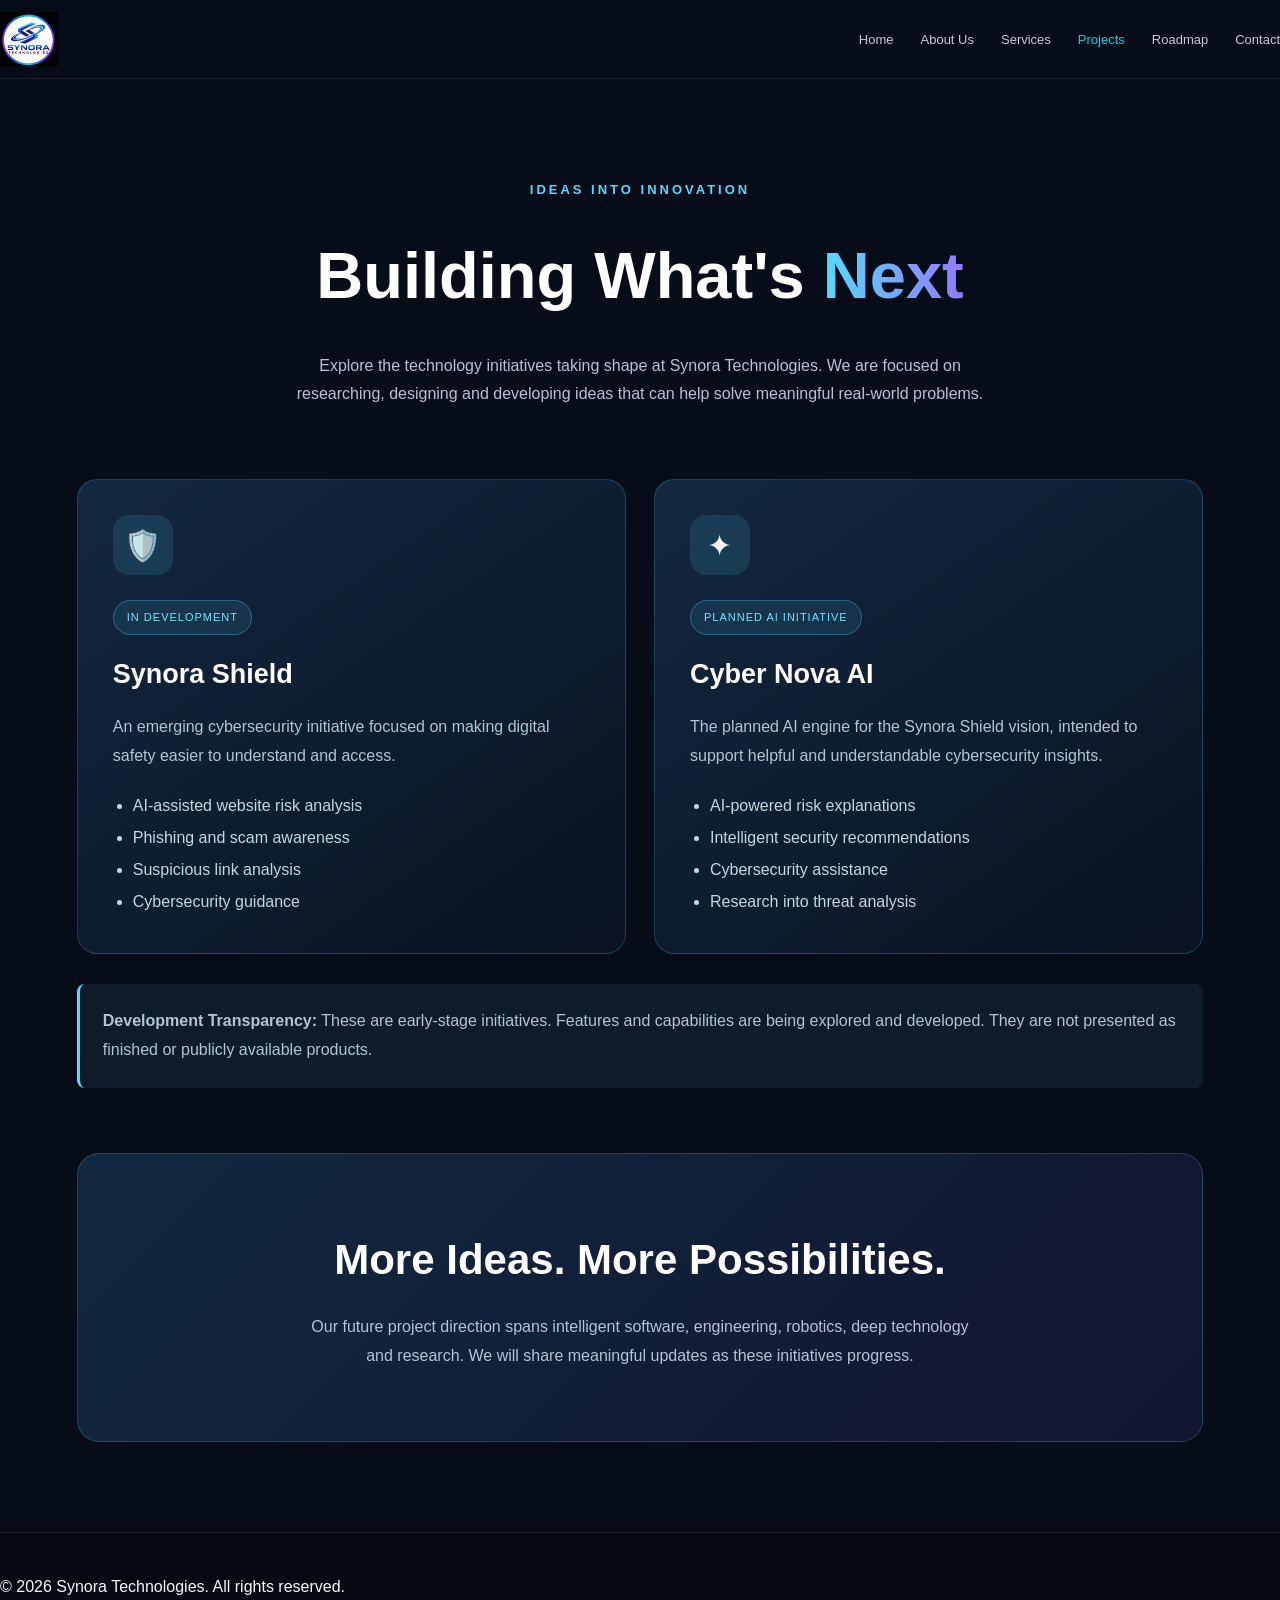
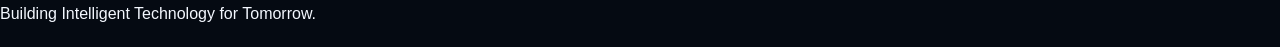
<file: projects.html>
<!DOCTYPE html>
<html lang="en">
<head>
    <meta charset="UTF-8">
    <meta name="viewport" content="width=device-width, initial-scale=1.0">

    <title>Our Projects & Innovation Initiatives | Synora Technologies</title>

    <meta name="description"
        content="Explore Synora Technologies' emerging projects, including Synora Shield and Cyber Nova AI. Discover our work in cybersecurity, artificial intelligence and future technology.">

    <meta name="robots" content="index, follow">
    <meta name="theme-color" content="#091324">

    <meta property="og:type" content="website">
    <meta property="og:title" content="Projects & Innovation | Synora Technologies">
    <meta property="og:description"
        content="Discover emerging technology projects and innovation initiatives at Synora Technologies.">

    <meta name="twitter:card" content="summary">
    <meta name="twitter:title" content="Projects | Synora Technologies">
    <meta name="twitter:description"
        content="Explore our emerging projects in AI, cybersecurity and intelligent technology.">

    <link rel="stylesheet" href="style.css">

    <style>
        .projects-hero {
            text-align: center;
            padding: 100px 8% 70px;
        }

        .projects-hero .tagline {
            color: #55d9ff;
            letter-spacing: 3px;
            text-transform: uppercase;
            font-size: 13px;
            font-weight: 700;
        }

        .projects-hero h1 {
            font-size: clamp(38px, 6vw, 65px);
            margin: 20px 0;
            color: #ffffff;
        }

        .projects-hero h1 span {
            background: linear-gradient(90deg, #55d9ff, #927aff);
            -webkit-background-clip: text;
            background-clip: text;
            color: transparent;
        }

        .projects-hero p {
            max-width: 720px;
            margin: auto;
            color: #b4c3d5;
            line-height: 1.8;
        }

        .projects-container {
            width: 88%;
            max-width: 1150px;
            margin: 0 auto 90px;
        }

        .projects-grid {
            display: grid;
            grid-template-columns: repeat(2, 1fr);
            gap: 28px;
        }

        .project-card {
            padding: 35px;
            border: 1px solid rgba(85, 217, 255, 0.2);
            border-radius: 20px;
            background: linear-gradient(
                145deg,
                rgba(20, 42, 66, 0.95),
                rgba(9, 19, 36, 0.98)
            );
            transition: 0.3s ease;
        }

        .project-card:hover {
            transform: translateY(-7px);
            border-color: #55d9ff;
            box-shadow: 0 15px 40px rgba(0, 180, 255, 0.12);
        }

        .project-icon {
            width: 60px;
            height: 60px;
            display: flex;
            align-items: center;
            justify-content: center;
            border-radius: 16px;
            background: rgba(85, 217, 255, 0.12);
            font-size: 30px;
            margin-bottom: 25px;
        }

        .project-status {
            display: inline-block;
            padding: 7px 13px;
            border-radius: 30px;
            background: rgba(85, 217, 255, 0.1);
            border: 1px solid rgba(85, 217, 255, 0.3);
            color: #75e1ff;
            font-size: 11px;
            text-transform: uppercase;
            letter-spacing: 1px;
            margin-bottom: 17px;
        }

        .project-card h2 {
            color: #ffffff;
            font-size: 27px;
            margin-bottom: 15px;
        }

        .project-card p {
            color: #b4c3d5;
            line-height: 1.8;
        }

        .project-card ul {
            color: #c8d5e3;
            line-height: 2;
            padding-left: 20px;
            margin-top: 20px;
        }

        .development-note {
            margin-top: 30px;
            padding: 23px;
            border-left: 3px solid #55d9ff;
            border-radius: 8px;
            background: rgba(85, 217, 255, 0.07);
            color: #b4c3d5;
            line-height: 1.8;
        }

        .future-section {
            text-align: center;
            padding: 70px 25px;
            margin-top: 65px;
            border-radius: 22px;
            border: 1px solid rgba(85, 217, 255, 0.2);
            background: linear-gradient(
                135deg,
                rgba(22, 53, 82, 0.7),
                rgba(26, 27, 65, 0.6)
            );
        }

        .future-section h2 {
            color: white;
            font-size: clamp(28px, 4vw, 42px);
            margin-bottom: 18px;
        }

        .future-section p {
            max-width: 680px;
            margin: auto;
            color: #b4c3d5;
            line-height: 1.8;
        }

        @media (max-width: 768px) {
            .projects-grid {
                grid-template-columns: 1fr;
            }

            .projects-hero {
                padding: 75px 6% 55px;
            }

            .project-card {
                padding: 27px;
            }
        }
    </style>
</head>

<body>

    <!-- HEADER -->
    <header class="header">
        <nav class="navbar">

            <a href="index.html" class="logo">
                <img src="synora.jpeg" alt="Synora Technologies Logo">
            </a>

            <ul class="nav-links">
                <li><a href="index.html">Home</a></li>
                <li><a href="about.html">About Us</a></li>
                <li><a href="services.html">Services</a></li>
                <li>
                    <a href="projects.html"
                       class="active-link"
                       aria-current="page">Projects</a>
                </li>
                <li><a href="index.html#roadmap">Roadmap</a></li>
                <li><a href="index.html#contact">Contact</a></li>
            </ul>

            <button class="menu-toggle" aria-label="Toggle navigation">
                <span></span>
                <span></span>
                <span></span>
            </button>

        </nav>
    </header>

    <main>

        <!-- HERO SECTION -->
        <section class="projects-hero">

            <div class="tagline">Ideas Into Innovation</div>

            <h1>
                Building What's <span>Next</span>
            </h1>

            <p>
                Explore the technology initiatives taking shape at
                Synora Technologies. We are focused on researching,
                designing and developing ideas that can help solve
                meaningful real-world problems.
            </p>

        </section>

        <!-- PROJECTS SECTION -->
        <section class="projects-container">

            <div class="projects-grid">

                <!-- PROJECT 1 -->
                <article class="project-card">

                    <div class="project-icon" aria-hidden="true">🛡️</div>

                    <span class="project-status">
                        In Development
                    </span>

                    <h2>Synora Shield</h2>

                    <p>
                        An emerging cybersecurity initiative focused
                        on making digital safety easier to understand
                        and access.
                    </p>

                    <ul>
                        <li>AI-assisted website risk analysis</li>
                        <li>Phishing and scam awareness</li>
                        <li>Suspicious link analysis</li>
                        <li>Cybersecurity guidance</li>
                    </ul>

                </article>

                <!-- PROJECT 2 -->
                <article class="project-card">

                    <div class="project-icon" aria-hidden="true">✦</div>

                    <span class="project-status">
                        Planned AI Initiative
                    </span>

                    <h2>Cyber Nova AI</h2>

                    <p>
                        The planned AI engine for the Synora Shield
                        vision, intended to support helpful and
                        understandable cybersecurity insights.
                    </p>

                    <ul>
                        <li>AI-powered risk explanations</li>
                        <li>Intelligent security recommendations</li>
                        <li>Cybersecurity assistance</li>
                        <li>Research into threat analysis</li>
                    </ul>

                </article>

            </div>

            <!-- TRANSPARENCY NOTE -->
            <div class="development-note">

                <strong>Development Transparency:</strong>
                These are early-stage initiatives. Features and
                capabilities are being explored and developed.
                They are not presented as finished or publicly
                available products.

            </div>

            <!-- FUTURE SECTION -->
            <section class="future-section">

                <h2>More Ideas. More Possibilities.</h2>

                <p>
                    Our future project direction spans intelligent
                    software, engineering, robotics, deep technology
                    and research. We will share meaningful updates
                    as these initiatives progress.
                </p>

            </section>

        </section>

    </main>

    <!-- FOOTER -->
    <footer class="footer">

        <p>
            © <span id="year"></span>
            Synora Technologies. All rights reserved.
        </p>

        <p>Building Intelligent Technology for Tomorrow.</p>

    </footer>

    <script src="script.js"></script>

    <script>
        document.getElementById("year").textContent =
            new Date().getFullYear();
    </script>

</body>
</html>
</file>
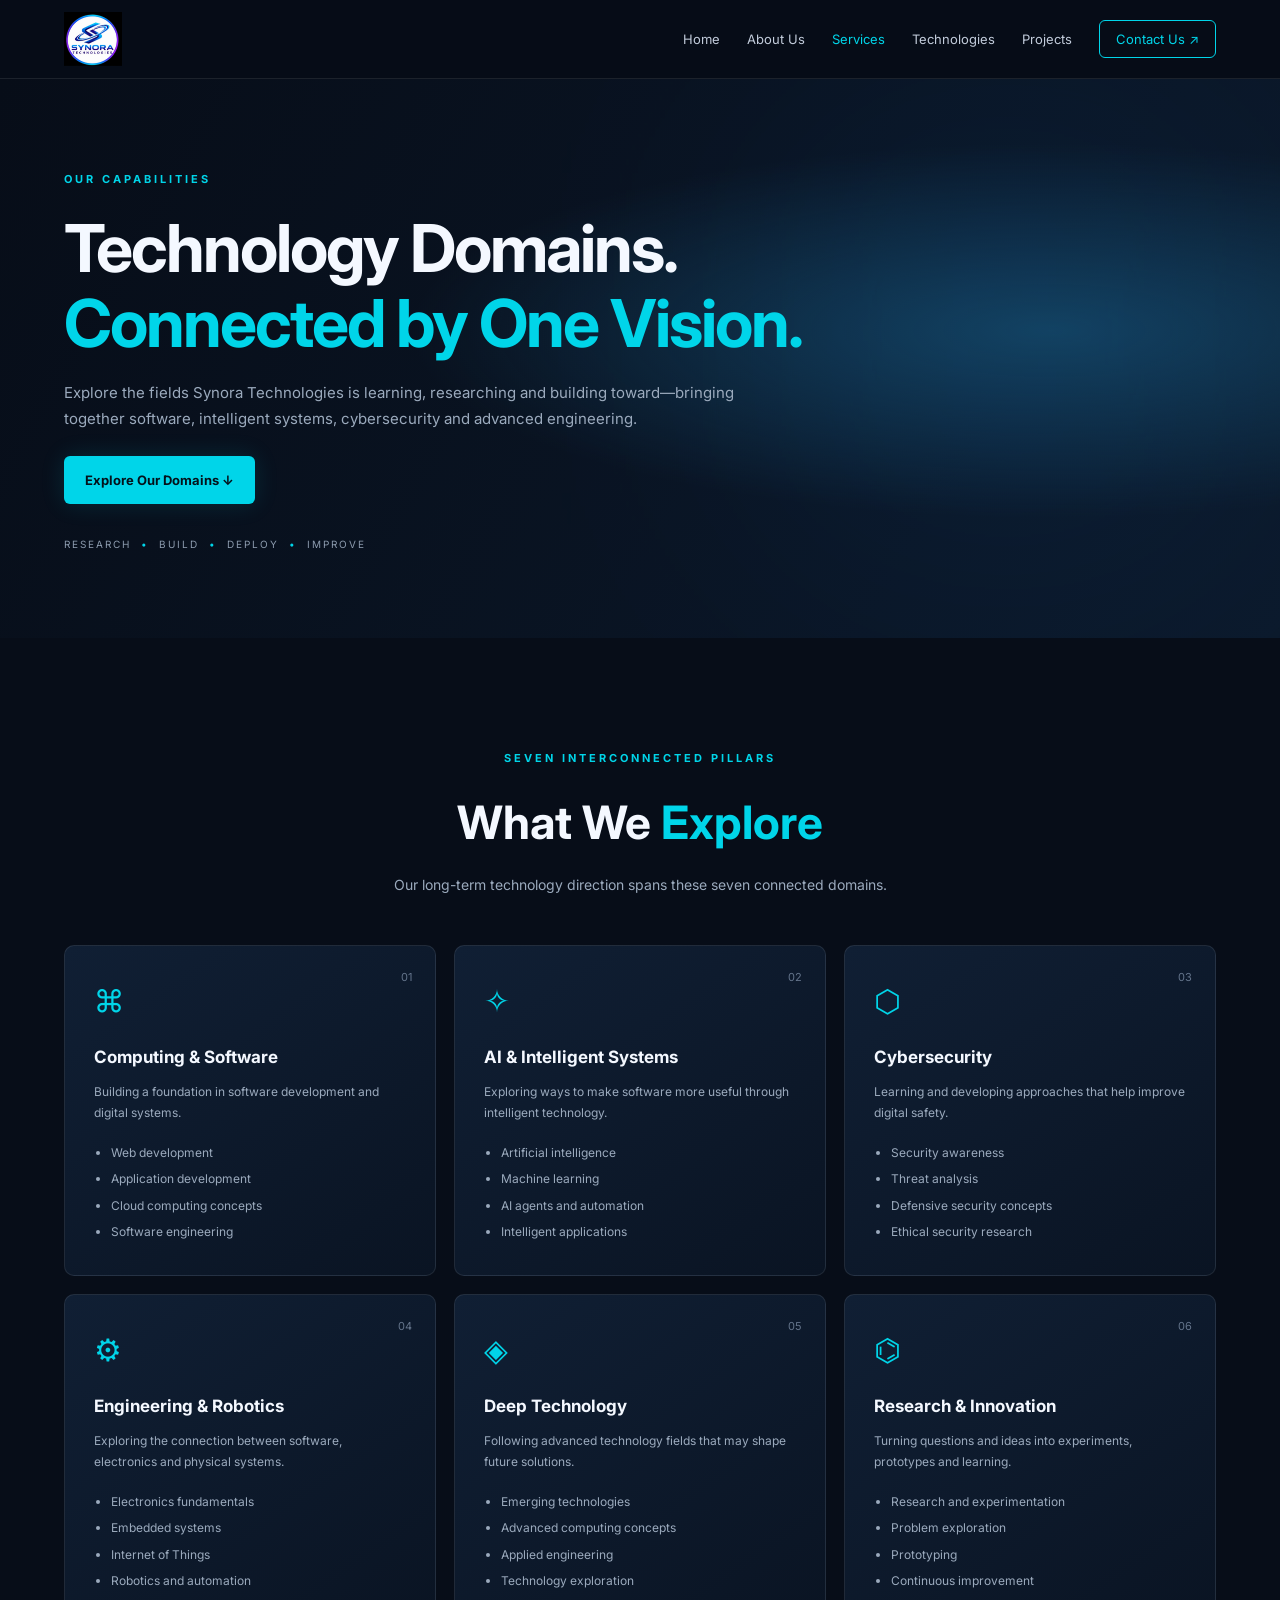
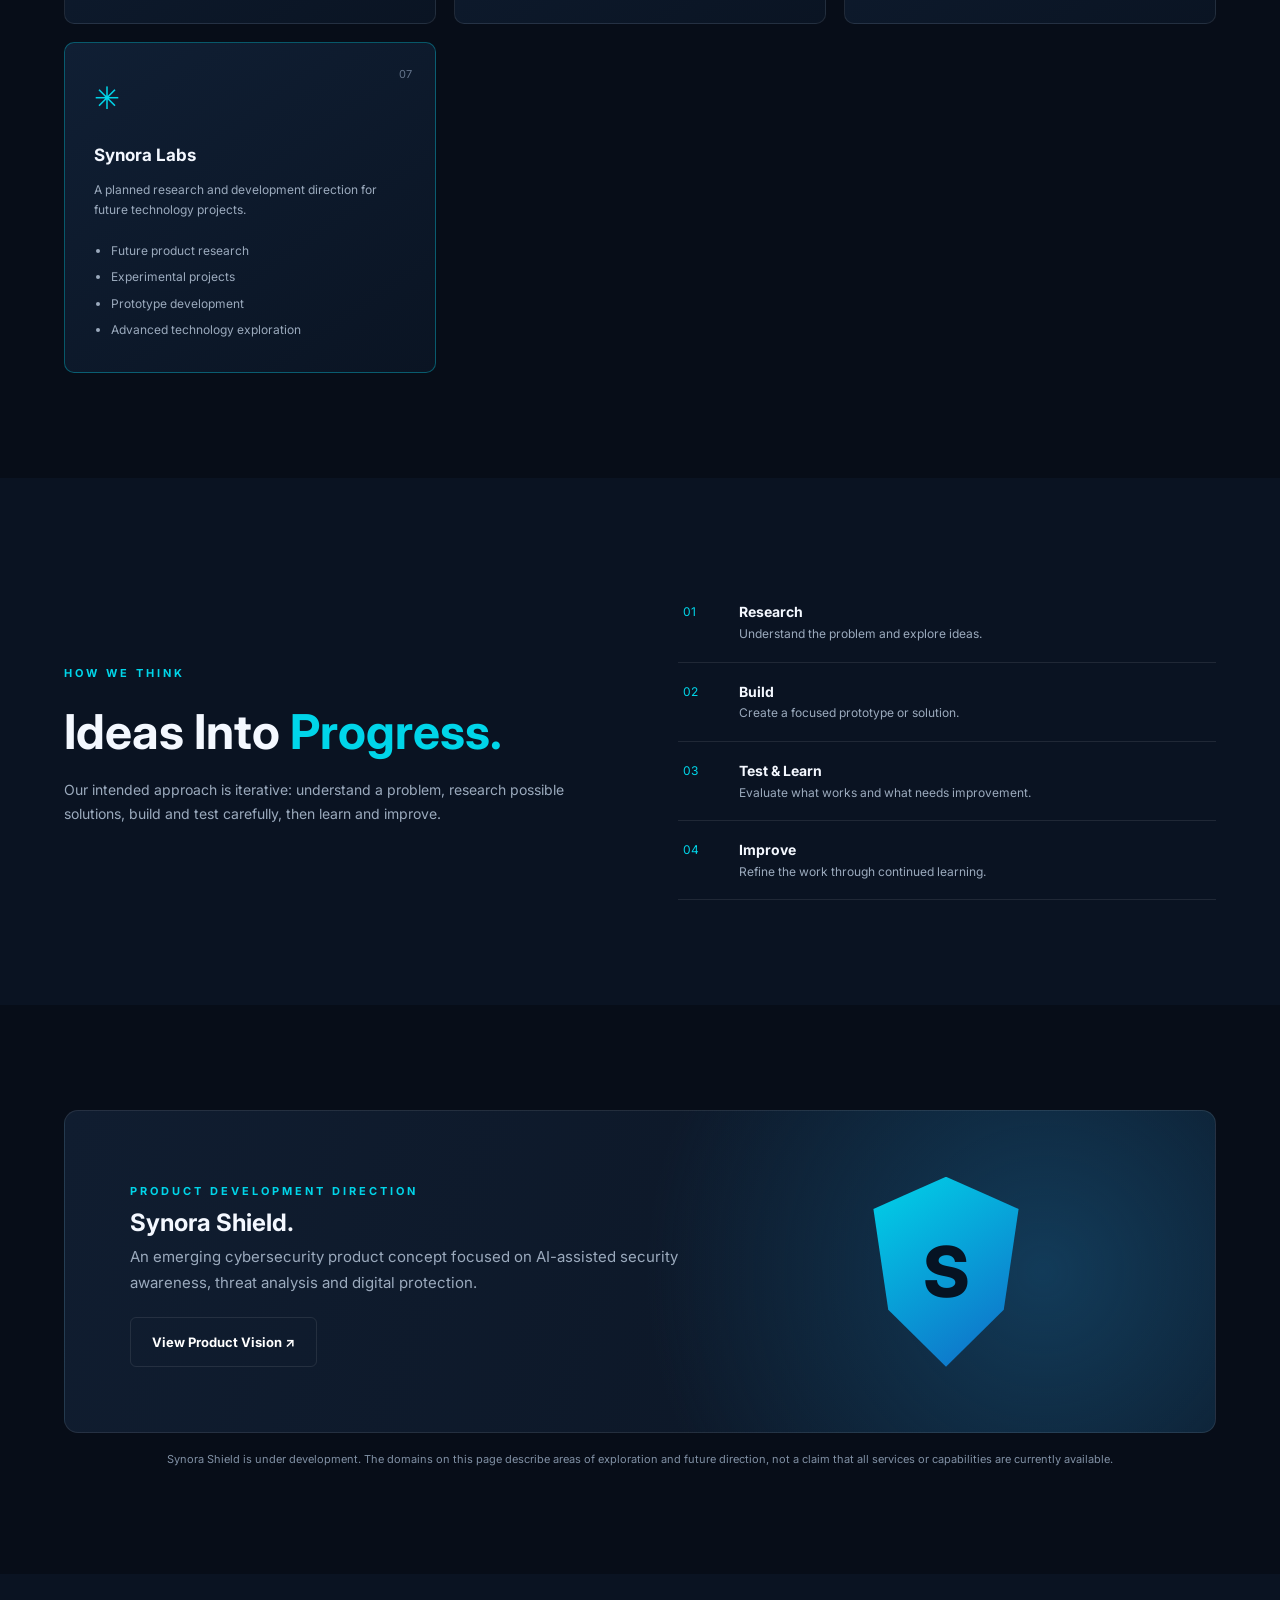
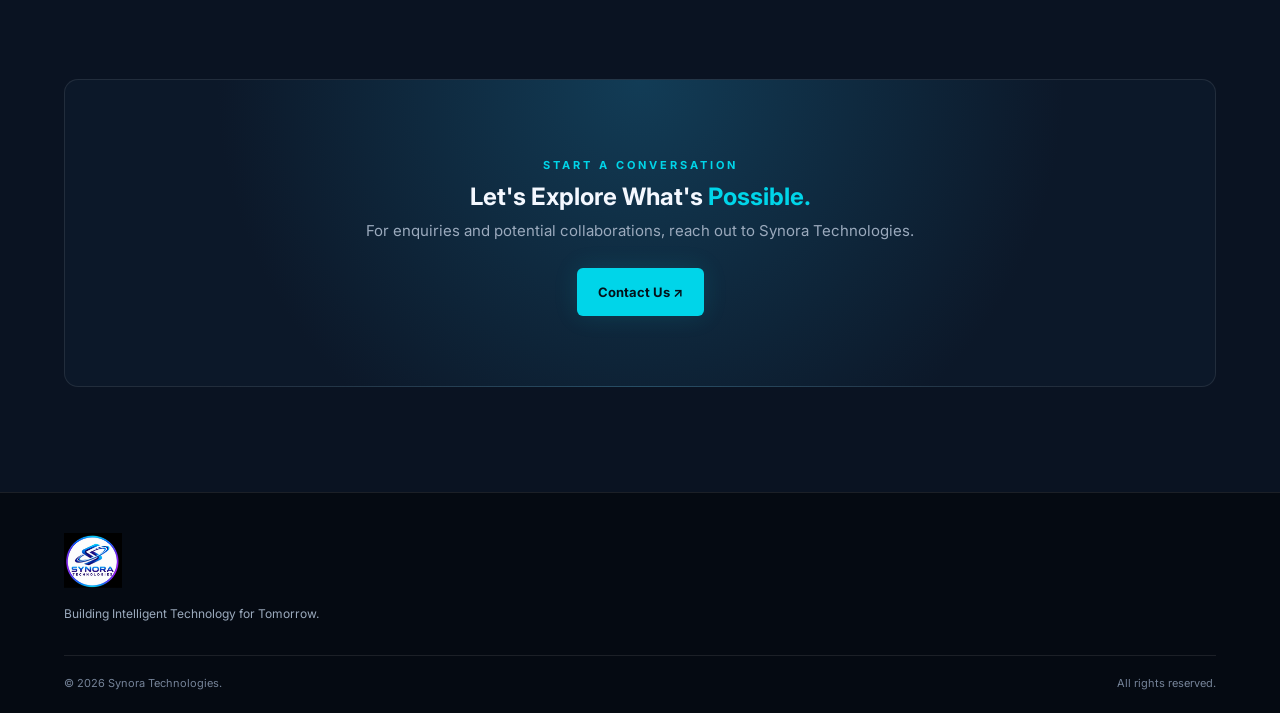
<file: services.html>
<!DOCTYPE html>
<html lang="en">
<head>
    <meta charset="UTF-8">
    <meta name="viewport" content="width=device-width, initial-scale=1.0">

    <!-- SEO -->
    <title>Technology Services & Capabilities | Synora Technologies</title>

    <meta name="description"
        content="Explore Synora Technologies' technology domains, including software development, artificial intelligence, cybersecurity, robotics, engineering and research.">

    <meta name="robots" content="index, follow">
    <meta name="theme-color" content="#07111f">

    <!-- Open Graph: Social Media Sharing -->
    <meta property="og:type" content="website">
    <meta property="og:site_name" content="Synora Technologies">
    <meta property="og:title" content="Technology Services & Capabilities | Synora Technologies">
    <meta property="og:description"
        content="Discover the technology domains Synora Technologies is exploring across software, AI, cybersecurity, engineering and innovation.">

    <!-- Twitter / X Sharing -->
    <meta name="twitter:card" content="summary">
    <meta name="twitter:title" content="Synora Technologies | Our Capabilities">
    <meta name="twitter:description"
        content="Explore our technology direction across AI, software, cybersecurity, robotics and research.">

    <!-- Google Fonts -->
    <link rel="preconnect" href="https://fonts.googleapis.com">
    <link rel="preconnect" href="https://fonts.gstatic.com" crossorigin>

    <link href="https://fonts.googleapis.com/css2?family=Inter:wght@400;500;600;700;800&display=swap"
        rel="stylesheet">

    <!-- Main CSS -->
    <link rel="stylesheet" href="style.css">
</head>

<body>

    <!-- NAVIGATION -->
    <header class="header">
        <nav class="navbar container">

            <a href="index.html" class="logo" aria-label="Synora Technologies home">
                <img src="synora.jpeg" alt="Synora Technologies Logo">
            </a>

            <button class="menu-toggle" id="menuToggle"
                aria-label="Toggle navigation" aria-expanded="false">
                ☰
            </button>

            <ul class="nav-links" id="navLinks">
                <li><a href="index.html#home">Home</a></li>
                <li><a href="about.html">About Us</a></li>
                <li>
                    <a href="services.html" class="active-link" aria-current="page">
                        Services
                    </a>
                </li>
                <li><a href="index.html#technologies">Technologies</a></li>
                <li><a href="index.html#projects">Projects</a></li>
                <li><a href="index.html#contact" class="nav-contact">Contact Us ↗</a></li>
            </ul>

        </nav>
    </header>


    <!-- MAIN CONTENT -->
    <main>

        <!-- SERVICES HERO -->
        <section class="services-hero">
            <div class="container services-hero-content">

                <span class="section-label">OUR CAPABILITIES</span>

                <h1>
                    Technology Domains.<br>
                    <span>Connected by One Vision.</span>
                </h1>

                <p>
                    Explore the fields Synora Technologies is learning,
                    researching and building toward—bringing together
                    software, intelligent systems, cybersecurity
                    and advanced engineering.
                </p>

                <a href="#service-domains" class="btn btn-primary">
                    Explore Our Domains ↓
                </a>

                <div class="services-hero-note">
                    RESEARCH <span>•</span> BUILD <span>•</span>
                    DEPLOY <span>•</span> IMPROVE
                </div>

            </div>

            <div class="services-hero-glow" aria-hidden="true"></div>
        </section>


        <!-- SEVEN TECHNOLOGY PILLARS -->
        <section class="section services-overview" id="service-domains">

            <div class="container">

                <div class="section-heading">

                    <span class="section-label">
                        SEVEN INTERCONNECTED PILLARS
                    </span>

                    <h2>What We <span>Explore</span></h2>

                    <p>
                        Our long-term technology direction spans
                        these seven connected domains.
                    </p>

                </div>


                <div class="service-grid services-page-grid">

                    <!-- 01 -->
                    <article class="service-card service-detail-card">

                        <div class="card-number">01</div>
                        <div class="card-icon">⌘</div>

                        <h3>Computing &amp; Software</h3>

                        <p>
                            Building a foundation in software development
                            and digital systems.
                        </p>

                        <ul>
                            <li>Web development</li>
                            <li>Application development</li>
                            <li>Cloud computing concepts</li>
                            <li>Software engineering</li>
                        </ul>

                    </article>


                    <!-- 02 -->
                    <article class="service-card service-detail-card">

                        <div class="card-number">02</div>
                        <div class="card-icon">✧</div>

                        <h3>AI &amp; Intelligent Systems</h3>

                        <p>
                            Exploring ways to make software more useful
                            through intelligent technology.
                        </p>

                        <ul>
                            <li>Artificial intelligence</li>
                            <li>Machine learning</li>
                            <li>AI agents and automation</li>
                            <li>Intelligent applications</li>
                        </ul>

                    </article>


                    <!-- 03 -->
                    <article class="service-card service-detail-card">

                        <div class="card-number">03</div>
                        <div class="card-icon">⬡</div>

                        <h3>Cybersecurity</h3>

                        <p>
                            Learning and developing approaches
                            that help improve digital safety.
                        </p>

                        <ul>
                            <li>Security awareness</li>
                            <li>Threat analysis</li>
                            <li>Defensive security concepts</li>
                            <li>Ethical security research</li>
                        </ul>

                    </article>


                    <!-- 04 -->
                    <article class="service-card service-detail-card">

                        <div class="card-number">04</div>
                        <div class="card-icon">⚙</div>

                        <h3>Engineering &amp; Robotics</h3>

                        <p>
                            Exploring the connection between software,
                            electronics and physical systems.
                        </p>

                        <ul>
                            <li>Electronics fundamentals</li>
                            <li>Embedded systems</li>
                            <li>Internet of Things</li>
                            <li>Robotics and automation</li>
                        </ul>

                    </article>


                    <!-- 05 -->
                    <article class="service-card service-detail-card">

                        <div class="card-number">05</div>
                        <div class="card-icon">◈</div>

                        <h3>Deep Technology</h3>

                        <p>
                            Following advanced technology fields
                            that may shape future solutions.
                        </p>

                        <ul>
                            <li>Emerging technologies</li>
                            <li>Advanced computing concepts</li>
                            <li>Applied engineering</li>
                            <li>Technology exploration</li>
                        </ul>

                    </article>


                    <!-- 06 -->
                    <article class="service-card service-detail-card">

                        <div class="card-number">06</div>
                        <div class="card-icon">⌬</div>

                        <h3>Research &amp; Innovation</h3>

                        <p>
                            Turning questions and ideas into
                            experiments, prototypes and learning.
                        </p>

                        <ul>
                            <li>Research and experimentation</li>
                            <li>Problem exploration</li>
                            <li>Prototyping</li>
                            <li>Continuous improvement</li>
                        </ul>

                    </article>


                    <!-- 07 -->
                    <article class="service-card featured-card service-detail-card">

                        <div class="card-number">07</div>
                        <div class="card-icon">✳</div>

                        <h3>Synora Labs</h3>

                        <p>
                            A planned research and development direction
                            for future technology projects.
                        </p>

                        <ul>
                            <li>Future product research</li>
                            <li>Experimental projects</li>
                            <li>Prototype development</li>
                            <li>Advanced technology exploration</li>
                        </ul>

                    </article>

                </div>

            </div>
        </section>


        <!-- OUR APPROACH -->
        <section class="section services-approach">

            <div class="container services-approach-grid">

                <div>

                    <span class="section-label">HOW WE THINK</span>

                    <h2>Ideas Into <span>Progress.</span></h2>

                    <p>
                        Our intended approach is iterative:
                        understand a problem, research possible solutions,
                        build and test carefully, then learn and improve.
                    </p>

                </div>


                <div class="approach-steps">

                    <div>
                        <span>01</span>
                        <strong>Research</strong>
                        <small>
                            Understand the problem and explore ideas.
                        </small>
                    </div>

                    <div>
                        <span>02</span>
                        <strong>Build</strong>
                        <small>
                            Create a focused prototype or solution.
                        </small>
                    </div>

                    <div>
                        <span>03</span>
                        <strong>Test &amp; Learn</strong>
                        <small>
                            Evaluate what works and what needs improvement.
                        </small>
                    </div>

                    <div>
                        <span>04</span>
                        <strong>Improve</strong>
                        <small>
                            Refine the work through continued learning.
                        </small>
                    </div>

                </div>

            </div>
        </section>


        <!-- FEATURED PRODUCT -->
        <section class="section services-featured">

            <div class="container">

                <div class="project-panel">

                    <div class="project-content">

                        <span class="section-label">
                            PRODUCT DEVELOPMENT DIRECTION
                        </span>

                        <h2>
                            Synora <span>Shield.</span>
                        </h2>

                        <p>
                            An emerging cybersecurity product concept
                            focused on AI-assisted security awareness,
                            threat analysis and digital protection.
                        </p>

                        <a href="index.html#projects" class="btn btn-outline">
                            View Product Vision ↗
                        </a>

                    </div>

                    <div class="shield-visual">
                        <div class="shield-shape">S</div>
                    </div>

                </div>

                <p class="project-disclaimer">
                    Synora Shield is under development. The domains
                    on this page describe areas of exploration and
                    future direction, not a claim that all services
                    or capabilities are currently available.
                </p>

            </div>
        </section>


        <!-- CONTACT CTA -->
        <section class="section services-cta">

            <div class="container contact-panel">

                <span class="section-label">
                    START A CONVERSATION
                </span>

                <h2>
                    Let's Explore What's <span>Possible.</span>
                </h2>

                <p>
                    For enquiries and potential collaborations,
                    reach out to Synora Technologies.
                </p>

                <a href="index.html#contact" class="btn btn-primary">
                    Contact Us ↗
                </a>

            </div>
        </section>

    </main>


    <!-- FOOTER -->
    <footer class="footer">

        <div class="container footer-content">

            <a href="index.html" class="logo">
                <img src="synora.jpeg" alt="Synora Technologies Logo">
            </a>

            <p>Building Intelligent Technology for Tomorrow.</p>

            <div class="footer-bottom">

                <span>
                    © <span id="year"></span> Synora Technologies.
                </span>

                <span>All rights reserved.</span>

            </div>

        </div>
    </footer>


    <!-- Main JavaScript -->
    <script src="script.js"></script>

</body>
</html>
</file>
<file: style.css>
:root {
    --bg: #070d18;
    --bg-light: #0d1728;
    --card: #101d30;
    --cyan: #00d5e9;
    --blue: #168cff;
    --white: #f4f8ff;
    --muted: #9baabd;
    --border: rgba(255,255,255,0.09);
}

* {
    margin: 0;
    padding: 0;
    box-sizing: border-box;
}

html {
    scroll-behavior: smooth;
    scroll-padding-top: 90px;
}

body {
    font-family: 'Inter', sans-serif;
    background: var(--bg);
    color: var(--white);
    line-height: 1.7;
}

a {
    text-decoration: none;
    color: inherit;
}

.container {
    width: min(1160px, 90%);
    margin: auto;
}

.section {
    padding: 105px 0;
}

.header {
    position: sticky;
    top: 0;
    z-index: 1000;
    background: rgba(7,13,24,0.91);
    backdrop-filter: blur(16px);
    border-bottom: 1px solid var(--border);
}

.navbar {
    min-height: 78px;
    display: flex;
    justify-content: space-between;
    align-items: center;
}

.logo {
    font-size: 21px;
    font-weight: 800;
    letter-spacing: 1px;
    color: white;
}

.logo span {
    display: block;
    font-size: 9px;
    letter-spacing: 4px;
    color: var(--cyan);
}

.nav-links {
    display: flex;
    align-items: center;
    gap: 27px;
    list-style: none;
}

.nav-links a {
    color: #c2ccdb;
    font-size: 13px;
    transition: .3s;
}

.nav-links a:hover {
    color: var(--cyan);
}

.nav-links .nav-contact {
    color: var(--cyan);
    border: 1px solid var(--cyan);
    padding: 10px 16px;
    border-radius: 6px;
}

.menu-toggle {
    display: none;
    background: none;
    color: white;
    border: none;
    font-size: 27px;
    cursor: pointer;
}


/* HERO */

.hero {
    min-height: 650px;
    position: relative;
    overflow: hidden;
    display: flex;
    align-items: center;
    background:
        radial-gradient(ellipse at 75% 50%, #0b2942 0%, transparent 48%),
        linear-gradient(120deg, #070d18, #091729);
}

.hero-glow {
    position: absolute;
    width: 500px;
    height: 500px;
    background: var(--blue);
    filter: blur(190px);
    opacity: .12;
    right: 8%;
    top: 15%;
}

.hero-content {
    position: relative;
    z-index: 1;
    display: grid;
    grid-template-columns: 1.15fr .85fr;
    align-items: center;
    gap: 45px;
    padding: 85px 0;
}

.eyebrow,
.section-label {
    color: var(--cyan);
    font-size: 11px;
    font-weight: 700;
    letter-spacing: 3px;
}

.eyebrow {
    display: flex;
    align-items: center;
    gap: 10px;
}

.status-dot {
    width: 7px;
    height: 7px;
    border-radius: 50%;
    background: var(--cyan);
    box-shadow: 0 0 14px var(--cyan);
}

.hero h1 {
    font-size: clamp(40px, 5.1vw, 66px);
    line-height: 1.12;
    letter-spacing: -2px;
    margin: 24px 0;
    font-weight: 800;
}

.hero h1 span,
.section-heading h2 span,
.intro h2 span,
.tech-grid h2 span,
.project h2 span,
.contact h2 span {
    color: var(--cyan);
}

.hero-text > p,
.intro-description p,
.tech-description,
.project-content p,
.contact-panel > p {
    color: var(--muted);
    font-size: 15px;
    max-width: 560px;
}

.hero-buttons {
    display: flex;
    gap: 14px;
    flex-wrap: wrap;
    margin-top: 30px;
}

.btn {
    display: inline-block;
    padding: 13px 21px;
    border-radius: 6px;
    font-size: 13px;
    font-weight: 700;
    transition: .3s;
}

.btn-primary {
    color: #04121b;
    background: var(--cyan);
    box-shadow: 0 0 25px rgba(0,213,233,.13);
}

.btn-primary:hover {
    transform: translateY(-3px);
    box-shadow: 0 0 30px rgba(0,213,233,.3);
}

.btn-outline {
    border: 1px solid var(--border);
    color: white;
}

.btn-outline:hover {
    border-color: var(--cyan);
    color: var(--cyan);
}

.hero-note {
    margin-top: 45px;
    font-size: 10px;
    letter-spacing: 2px;
    color: #8c9bae;
}

.hero-note span {
    color: var(--cyan);
    padding: 0 5px;
}


/* HERO VISUAL */

.hero-visual {
    min-height: 420px;
    position: relative;
    display: grid;
    place-items: center;
}

.core-circle {
    width: 235px;
    height: 235px;
    border: 1px solid rgba(0,213,233,.65);
    border-radius: 50%;
    display: grid;
    place-items: center;
    box-shadow: 0 0 65px rgba(0,213,233,.12),
                inset 0 0 50px rgba(0,213,233,.1);
    animation: float 5s ease-in-out infinite;
}

.core-inner {
    width: 175px;
    height: 175px;
    border-radius: 50%;
    display: flex;
    flex-direction: column;
    justify-content: center;
    align-items: center;
    background: radial-gradient(circle, #164568, #081321);
    border: 1px solid rgba(0,213,233,.4);
}

.core-symbol {
    font-size: 65px;
    font-weight: 800;
    color: var(--cyan);
    line-height: 1.1;
}

.core-name {
    font-size: 17px;
    font-weight: 800;
    letter-spacing: 4px;
}

.core-caption {
    font-size: 7px;
    color: var(--cyan);
    letter-spacing: 2px;
}

.orbit {
    position: absolute;
    border: 1px solid rgba(0,213,233,.19);
    border-radius: 50%;
}

.orbit-one {
    width: 325px;
    height: 325px;
    animation: rotate 18s linear infinite;
}

.orbit-two {
    width: 405px;
    height: 405px;
    border-style: dashed;
    animation: rotate 30s linear infinite reverse;
}

.floating-label {
    position: absolute;
    font-size: 9px;
    letter-spacing: 1.5px;
    color: var(--cyan);
    background: #0b192a;
    border: 1px solid rgba(0,213,233,.3);
    padding: 8px 12px;
    border-radius: 5px;
}

.label-one { top: 12%; right: 3%; }
.label-two { bottom: 20%; left: 0; }
.label-three { bottom: 7%; right: 5%; }

@keyframes rotate {
    to { transform: rotate(360deg); }
}

@keyframes float {
    50% { transform: translateY(-12px); }
}


/* INTRO */

.intro {
    background: #0a1322;
}

.intro-grid {
    display: grid;
    grid-template-columns: 1fr 1fr;
    gap: 75px;
    align-items: center;
}

.intro h2,
.tech-grid h2 {
    font-size: clamp(34px, 4vw, 48px);
    line-height: 1.2;
    margin-top: 18px;
}

.intro-description p + p {
    margin-top: 15px;
}

.text-link {
    display: inline-block;
    color: var(--cyan);
    margin-top: 22px;
    font-size: 13px;
    font-weight: 700;
}


/* SERVICES */

.services {
    background: var(--bg);
}

.section-heading {
    text-align: center;
    margin-bottom: 48px;
}

.section-heading h2 {
    font-size: clamp(32px, 4vw, 46px);
    margin: 12px 0;
}

.section-heading > p {
    color: var(--muted);
    font-size: 14px;
}

.service-grid {
    display: grid;
    grid-template-columns: repeat(3, 1fr);
    gap: 18px;
}

.service-card {
    position: relative;
    padding: 29px;
    min-height: 255px;
    background: linear-gradient(145deg, #101f34, #0a1423);
    border: 1px solid var(--border);
    border-radius: 10px;
    transition: .3s;
}

.service-card:hover {
    transform: translateY(-6px);
    border-color: rgba(0,213,233,.55);
    box-shadow: 0 12px 40px rgba(0,0,0,.2);
}

.card-number {
    position: absolute;
    top: 22px;
    right: 23px;
    color: #64748b;
    font-size: 11px;
}

.card-icon {
    color: var(--cyan);
    font-size: 31px;
    margin-bottom: 16px;
}

.service-card h3 {
    font-size: 17px;
    margin-bottom: 10px;
}

.service-card p {
    font-size: 12px;
    color: var(--muted);
    margin-bottom: 17px;
}

.service-card a {
    font-size: 12px;
    color: var(--cyan);
    font-weight: 700;
}

.featured-card {
    border-color: rgba(0,213,233,.35);
}


/* TECHNOLOGIES */

.technologies {
    background: #0a1322;
}

.tech-grid {
    display: grid;
    grid-template-columns: 1fr 1fr;
    gap: 85px;
    align-items: center;
}

.tech-description {
    margin-top: 20px;
}

.tech-list div {
    display: flex;
    justify-content: space-between;
    padding: 17px 5px;
    border-bottom: 1px solid var(--border);
    font-size: 14px;
}

.tech-list span {
    color: var(--cyan);
    font-size: 11px;
}


/* =================================
   ABOUT US PAGE
================================= */

.active-link {
    color: var(--cyan) !important;
}


/* ABOUT HERO */

.about-hero {
    position: relative;
    overflow: hidden;
    padding: 110px 0 100px;
    background:
        radial-gradient(ellipse at 80% 40%, #123e5b 0%, transparent 42%),
        linear-gradient(120deg, #070d18, #0b192b);
}

.about-hero-content {
    position: relative;
    min-height: 390px;
    display: flex;
    flex-direction: column;
    justify-content: center;
    align-items: flex-start;
}

.about-hero h1 {
    max-width: 800px;
    font-size: clamp(39px, 5.5vw, 68px);
    line-height: 1.13;
    letter-spacing: -2px;
    margin: 22px 0;
}

.about-hero h1 span {
    display: block;
    color: var(--cyan);
}

.about-hero-content > p {
    max-width: 620px;
    color: var(--muted);
    font-size: 15px;
    margin-bottom: 25px;
    position: relative;
    z-index: 2;
}

.about-hero-content > a {
    position: relative;
    z-index: 2;
}

.about-hero-decoration {
    position: absolute;
    width: 320px;
    height: 320px;
    right: 5%;
    top: 50%;
    transform: translateY(-50%);
    display: grid;
    place-items: center;
}

.about-orbit {
    position: absolute;
    border: 1px solid rgba(0,213,233,.2);
    border-radius: 50%;
}

.orbit-a {
    width: 250px;
    height: 250px;
    animation: rotate 20s linear infinite;
}

.orbit-b {
    width: 310px;
    height: 310px;
    border-style: dashed;
    animation: rotate 30s linear infinite reverse;
}

.about-orbit-core {
    width: 130px;
    height: 130px;
    border: 1px solid var(--cyan);
    border-radius: 50%;
    display: grid;
    place-items: center;
    color: var(--cyan);
    font-size: 65px;
    font-weight: 800;
    background: radial-gradient(circle, #164568, #081321);
    box-shadow: 0 0 60px rgba(0,213,233,.2);
}


/* STORY */

.about-story {
    background: #0a1322;
}

.story-grid {
    display: grid;
    grid-template-columns: 1fr 1fr;
    gap: 80px;
    align-items: start;
}

.story-heading h2 {
    font-size: clamp(34px, 4vw, 48px);
    line-height: 1.2;
    margin-top: 18px;
}

.story-heading h2 span {
    color: var(--cyan);
}

.story-content p {
    color: var(--muted);
    font-size: 14px;
    margin-bottom: 18px;
}


/* VISION & MISSION */

.vision-mission {
    background: var(--bg);
}

.purpose-grid {
    display: grid;
    grid-template-columns: 1fr 1fr;
    gap: 22px;
}

.purpose-card {
    padding: 38px;
    border: 1px solid var(--border);
    border-radius: 12px;
    background: linear-gradient(145deg, #10223a, #0b1524);
    transition: .3s;
}

.purpose-card:hover {
    transform: translateY(-5px);
    border-color: rgba(0,213,233,.5);
}

.purpose-icon {
    font-size: 38px;
    color: var(--cyan);
    margin-bottom: 22px;
}

.purpose-card > span {
    color: var(--cyan);
    font-size: 10px;
    letter-spacing: 3px;
    font-weight: 700;
}

.purpose-card h3 {
    font-size: 26px;
    line-height: 1.35;
    margin: 15px 0;
}

.purpose-card p {
    color: var(--muted);
    font-size: 13px;
}


/* PHILOSOPHY */

.philosophy {
    background: #0a1322;
}

.philosophy-grid {
    display: grid;
    grid-template-columns: repeat(3, 1fr);
    gap: 15px;
}

.philosophy-item {
    position: relative;
    padding: 25px;
    border: 1px solid var(--border);
    background: #0e1b2d;
    border-radius: 9px;
    transition: .3s;
}

.philosophy-item:hover {
    border-color: var(--cyan);
    transform: translateY(-4px);
}

.philosophy-item > span {
    position: absolute;
    top: 18px;
    right: 18px;
    color: #61728a;
    font-size: 11px;
}

.philosophy-symbol {
    font-size: 30px;
    color: var(--cyan);
    margin-bottom: 12px;
}

.philosophy-item h3 {
    font-size: 18px;
    margin-bottom: 7px;
}

.philosophy-item p {
    color: var(--muted);
    font-size: 12px;
}


/* TECHNOLOGY DOMAINS */

.about-domains {
    background: var(--bg);
}

.domain-grid {
    display: grid;
    grid-template-columns: repeat(3, 1fr);
    gap: 17px;
}

.domain-card {
    position: relative;
    padding: 27px;
    min-height: 220px;
    background: linear-gradient(145deg, #101f34, #0a1423);
    border: 1px solid var(--border);
    border-radius: 9px;
    transition: .3s;
}

.domain-card:hover {
    transform: translateY(-5px);
    border-color: rgba(0,213,233,.5);
}

.domain-card > span {
    position: absolute;
    right: 20px;
    top: 18px;
    color: #718096;
    font-size: 11px;
}

.domain-card > div {
    font-size: 29px;
    color: var(--cyan);
    margin-bottom: 12px;
}

.domain-card h3 {
    font-size: 16px;
    margin-bottom: 9px;
}

.domain-card p {
    color: var(--muted);
    font-size: 12px;
}

.domain-featured {
    border-color: rgba(0,213,233,.4);
}


/* ROADMAP TIMELINE */

.about-roadmap {
    background: #0a1322;
}

.about-timeline {
    max-width: 780px;
    margin: 55px auto 0;
    position: relative;
}

.about-timeline::before {
    content: "";
    position: absolute;
    left: 27px;
    top: 15px;
    bottom: 20px;
    width: 1px;
    background: linear-gradient(var(--cyan), #1c4561, transparent);
}

.timeline-item {
    display: flex;
    gap: 25px;
    position: relative;
    margin-bottom: 35px;
}

.timeline-marker {
    position: relative;
    z-index: 1;
    flex-shrink: 0;
    width: 55px;
    height: 55px;
    border-radius: 50%;
    display: grid;
    place-items: center;
    background: #0c2235;
    color: var(--cyan);
    border: 1px solid rgba(0,213,233,.5);
    font-size: 13px;
    font-weight: 700;
}

.timeline-content {
    padding: 4px 0 0;
}

.timeline-content > span {
    color: var(--cyan);
    font-size: 9px;
    letter-spacing: 2px;
}

.timeline-content h3 {
    font-size: 20px;
    margin: 5px 0;
}

.timeline-content p {
    color: var(--muted);
    font-size: 13px;
}

.roadmap-disclaimer {
    max-width: 780px;
    margin: 25px auto 0;
    color: #8191a6;
    font-size: 11px;
}


/* ABOUT CTA */

.about-cta {
    text-align: center;
    background:
        radial-gradient(ellipse at 50% 0%, #123d59, transparent 65%),
        var(--bg);
}

.about-cta h2 {
    max-width: 850px;
    margin: 18px auto;
    font-size: clamp(32px, 4.5vw, 52px);
    line-height: 1.2;
}

.about-cta h2 span {
    color: var(--cyan);
    display: block;
}

.about-cta p {
    color: var(--muted);
    font-size: 14px;
    margin-bottom: 25px;
}


/* MOBILE RESPONSIVENESS */

@media (max-width: 900px) {

    .about-hero-decoration {
        opacity: .35;
        right: -60px;
    }

    .story-grid {
        gap: 35px;
    }

    .domain-grid {
        grid-template-columns: repeat(2, 1fr);
    }
}

@media (max-width: 650px) {

    .about-hero {
        padding: 75px 0;
    }

    .about-hero-content {
        min-height: 400px;
    }

    .about-hero h1 {
        font-size: 40px;
    }

    .about-hero-decoration {
        width: 180px;
        height: 180px;
        top: auto;
        bottom: -65px;
        right: -30px;
        transform: none;
        opacity: .22;
    }

    .orbit-a {
        width: 145px;
        height: 145px;
    }

    .orbit-b {
        width: 180px;
        height: 180px;
    }

    .about-orbit-core {
        width: 75px;
        height: 75px;
        font-size: 38px;
    }

    .story-grid,
    .purpose-grid {
        grid-template-columns: 1fr;
        gap: 28px;
    }

    .purpose-card {
        padding: 28px;
    }

    .philosophy-grid {
        grid-template-columns: repeat(2, 1fr);
    }

    .domain-grid {
        grid-template-columns: 1fr;
    }

    .timeline-item {
        gap: 17px;
    }
}

@media (max-width: 380px) {
    .philosophy-grid {
        grid-template-columns: 1fr;
    }
}

/* PROJECT */

.project {
    background: var(--bg);
}

.project-panel {
    background:
        radial-gradient(circle at 85% 50%, #123b59, transparent 40%),
        linear-gradient(110deg, #101d30, #0b1524);
    border: 1px solid var(--border);
    border-radius: 14px;
    padding: 65px;
    display: grid;
    grid-template-columns: 1.2fr .8fr;
    align-items: center;
}

.project h2,
.contact h2 {
    font-size: clamp(35px, 4.5vw, 52px);
    line-height: 1.15;
    margin: 15px 0;
}

.project-content p {
    margin-bottom: 22px;
}

.project-status {
    display: inline-block;
    color: var(--cyan);
    font-size: 9px;
    letter-spacing: 2px;
    border: 1px solid rgba(0,213,233,.3);
    padding: 9px 12px;
}

.shield-visual {
    display: grid;
    place-items: center;
}

.shield-shape {
    width: 165px;
    height: 190px;
    clip-path: polygon(50% 0%, 94% 17%, 85% 70%,
                       50% 100%, 15% 70%, 6% 17%);
    display: grid;
    place-items: center;
    background: linear-gradient(145deg, #00d5e9, #1166c5);
    color: #061323;
    font-size: 70px;
    font-weight: 800;
    filter: drop-shadow(0 0 25px rgba(0,213,233,.3));
}

.project-disclaimer {
    color: #8090a4;
    text-align: center;
    font-size: 11px;
    margin-top: 17px;
}


/* ROADMAP */

.roadmap {
    background: #0a1322;
}

.roadmap-grid {
    display: grid;
    grid-template-columns: repeat(5, 1fr);
    gap: 12px;
}

.roadmap-card {
    padding: 22px 17px;
    border: 1px solid var(--border);
    border-radius: 8px;
    background: #0e1b2d;
}

.roadmap-card span {
    font-size: 10px;
    color: var(--cyan);
    letter-spacing: 1px;
}

.roadmap-card h3 {
    margin: 15px 0 8px;
    font-size: 16px;
}

.roadmap-card p {
    color: var(--muted);
    font-size: 12px;
}


/* CONTACT */

.contact {
    background: var(--bg);
}

.contact-panel {
    text-align: center;
    padding: 70px 25px;
    border-radius: 14px;
    background: radial-gradient(circle at 50% 0%, #123c56, #0c1829 65%);
    border: 1px solid var(--border);
}

.contact-panel > p {
    margin: 0 auto 25px;
}

.contact-note {
    font-size: 10px !important;
    color: #8090a4 !important;
    margin-top: 17px !important;
    margin-bottom: 0 !important;
}


/* FOOTER */

.footer {
    background: #050a12;
    border-top: 1px solid var(--border);
    padding: 40px 0 20px;
}

.footer-content > p {
    color: var(--muted);
    font-size: 12px;
    margin: 16px 0 30px;
}

.footer-bottom {
    display: flex;
    justify-content: space-between;
    border-top: 1px solid var(--border);
    padding-top: 18px;
    color: #758398;
    font-size: 11px;
}


/* RESPONSIVE DESIGN */

@media (max-width: 900px) {

    .nav-links {
        gap: 14px;
    }

    .nav-links a {
        font-size: 11px;
    }

    .hero-content {
        grid-template-columns: 1fr 1fr;
    }

    .service-grid {
        grid-template-columns: repeat(2, 1fr);
    }

    .roadmap-grid {
        grid-template-columns: repeat(2, 1fr);
    }
}

@media (max-width: 650px) {

    .section {
        padding: 75px 0;
    }

    .menu-toggle {
        display: block;
    }

    .nav-links {
        display: none;
        position: absolute;
        top: 78px;
        left: 0;
        width: 100%;
        padding: 25px 5%;
        background: #0a1423;
        flex-direction: column;
        align-items: flex-start;
        border-bottom: 1px solid var(--border);
    }

    .nav-links.active {
        display: flex;
    }

    .nav-links a {
        font-size: 14px;
    }

    .hero-content,
    .intro-grid,
    .tech-grid,
    .project-panel {
        grid-template-columns: 1fr;
    }

    .hero-content {
        padding: 70px 0 35px;
        gap: 10px;
    }

    .hero h1 {
        font-size: 43px;
    }

    .hero-visual {
        min-height: 350px;
        transform: scale(.85);
    }

    .intro-grid,
    .tech-grid {
        gap: 35px;
    }

    .service-grid {
        grid-template-columns: 1fr;
    }

    .project-panel {
        padding: 35px 25px;
        gap: 35px;
    }

    .roadmap-grid {
        grid-template-columns: 1fr;
    }

    .footer-bottom {
        flex-direction: column;
        gap: 8px;
    }
}

/* =========================================================
   ADDITIONAL RESPONSIVE & ACCESSIBILITY FIXES
   Original CSS above is preserved. These are safe overrides.
========================================================= */

/* Prevent accidental horizontal scrolling */
html,
body {
    max-width: 100%;
    overflow-x: hidden;
}

/* Keep media elements inside their containers */
img,
video,
iframe {
    max-width: 100%;
}

/* Use the same typography in form controls and buttons */
button,
input,
textarea,
select {
    font: inherit;
}

/* Make interactive elements easier to use */
button,
.btn,
.nav-links a {
    -webkit-tap-highlight-color: transparent;
}

button {
    cursor: pointer;
}

a:focus-visible,
button:focus-visible {
    outline: 2px solid var(--cyan);
    outline-offset: 4px;
}

/* Avoid long text breaking card and grid layouts */
.service-card,
.domain-card,
.purpose-card,
.philosophy-item,
.roadmap-card,
.timeline-content {
    min-width: 0;
    overflow-wrap: anywhere;
}

/* Tablet navigation and layout refinements */
@media (max-width: 900px) and (min-width: 651px) {
    .navbar {
        gap: 18px;
    }

    .nav-links {
        gap: 12px;
        flex-wrap: wrap;
        justify-content: flex-end;
    }

    .nav-links a {
        font-size: 11px;
    }

    .story-grid,
    .purpose-grid {
        gap: 30px;
    }

    .project-panel {
        padding: 45px;
    }
}

/* Mobile refinements */
@media (max-width: 650px) {
    .container {
        width: min(100% - 36px, 1160px);
    }

    .nav-links {
        max-height: calc(100vh - 78px);
        overflow-y: auto;
        overscroll-behavior: contain;
    }

    .hero-content {
        grid-template-columns: 1fr;
    }

    .hero-visual {
        width: 100%;
        max-width: 100%;
        overflow: hidden;
    }

    .about-hero-decoration {
        pointer-events: none;
    }

    .timeline-content {
        flex: 1;
    }

    .contact-panel {
        padding: 48px 20px;
    }

    .footer-bottom {
        align-items: flex-start;
    }
}

/* Very small mobile screens */
@media (max-width: 380px) {
    .container {
        width: calc(100% - 28px);
    }

    .hero h1,
    .about-hero h1 {
        font-size: clamp(34px, 10vw, 40px);
        letter-spacing: -1.2px;
    }

    .core-circle {
        width: 205px;
        height: 205px;
    }

    .core-inner {
        width: 155px;
        height: 155px;
    }

    .orbit-one {
        width: 275px;
        height: 275px;
    }

    .orbit-two {
        width: 330px;
        height: 330px;
    }
}

/* Respect users who prefer reduced motion */
@media (prefers-reduced-motion: reduce) {
    *,
    *::before,
    *::after {
        scroll-behavior: auto !important;
        animation-duration: 0.01ms !important;
        animation-iteration-count: 1 !important;
        transition-duration: 0.01ms !important;
    }
}
     .logo img {
    height: 55px;
    width: auto;
    display: block;
    object-fit: contain;
}
/* SERVICES PAGE — append this code at the END of your existing style.css */

.logo img {
    height: 55px;
    width: auto;
    display: block;
    object-fit: contain;
}

.services-hero {
    min-height: 430px;
    position: relative;
    overflow: hidden;
    display: flex;
    align-items: center;
    background: radial-gradient(ellipse at 82% 45%, #123e5b 0%, transparent 43%),
                linear-gradient(120deg, #070d18, #0b192b);
}

.services-hero-content {
    position: relative;
    z-index: 1;
    padding-top: 85px;
    padding-bottom: 85px;
}

.services-hero h1 {
    max-width: 850px;
    font-size: clamp(39px, 5.5vw, 66px);
    line-height: 1.13;
    letter-spacing: -2px;
    margin: 20px 0;
}

.services-hero h1 span,
.services-approach h2 span,
.services-cta h2 span {
    color: var(--cyan);
}

.services-hero-content > p {
    max-width: 680px;
    color: var(--muted);
    font-size: 15px;
    margin-bottom: 25px;
}

.services-hero-note {
    margin-top: 32px;
    color: #8c9bae;
    font-size: 10px;
    letter-spacing: 2px;
}

.services-hero-note span {
    color: var(--cyan);
    padding: 0 5px;
}

.services-hero-glow {
    position: absolute;
    width: 340px;
    height: 340px;
    right: 8%;
    top: 15%;
    background: var(--blue);
    filter: blur(150px);
    opacity: .12;
    pointer-events: none;
}

.services-overview {
    background: var(--bg);
}

.services-page-grid {
    align-items: stretch;
}

.service-detail-card {
    min-height: 310px;
}

.service-detail-card ul {
    margin: 0 0 0 17px;
    color: var(--muted);
    font-size: 12px;
}

.service-detail-card li {
    padding: 3px 0;
}

.services-approach {
    background: #0a1322;
}

.services-approach-grid {
    display: grid;
    grid-template-columns: 1fr 1fr;
    gap: 75px;
    align-items: center;
}

.services-approach h2 {
    font-size: clamp(34px, 4vw, 48px);
    line-height: 1.2;
    margin: 18px 0;
}

.services-approach-grid > div:first-child > p {
    color: var(--muted);
    font-size: 14px;
    max-width: 500px;
}

.approach-steps > div {
    display: grid;
    grid-template-columns: 42px 1fr;
    column-gap: 14px;
    padding: 17px 5px;
    border-bottom: 1px solid var(--border);
}

.approach-steps > div > span {
    grid-row: span 2;
    color: var(--cyan);
    font-size: 12px;
    padding-top: 2px;
}

.approach-steps strong {
    font-size: 14px;
}

.approach-steps small {
    color: var(--muted);
    font-size: 12px;
}

.services-featured {
    background: var(--bg);
}

.services-cta {
    background: #0a1322;
}

@media (max-width: 900px) {
    .services-approach-grid {
        gap: 35px;
    }
}

@media (max-width: 650px) {
    .services-hero-content {
        padding-top: 70px;
        padding-bottom: 70px;
    }

    .services-hero h1 {
        font-size: 40px;
        letter-spacing: -1.2px;
    }

    .services-approach-grid {
        grid-template-columns: 1fr;
        gap: 30px;
    }

    .service-detail-card {
        min-height: auto;
    }
}
</file>
